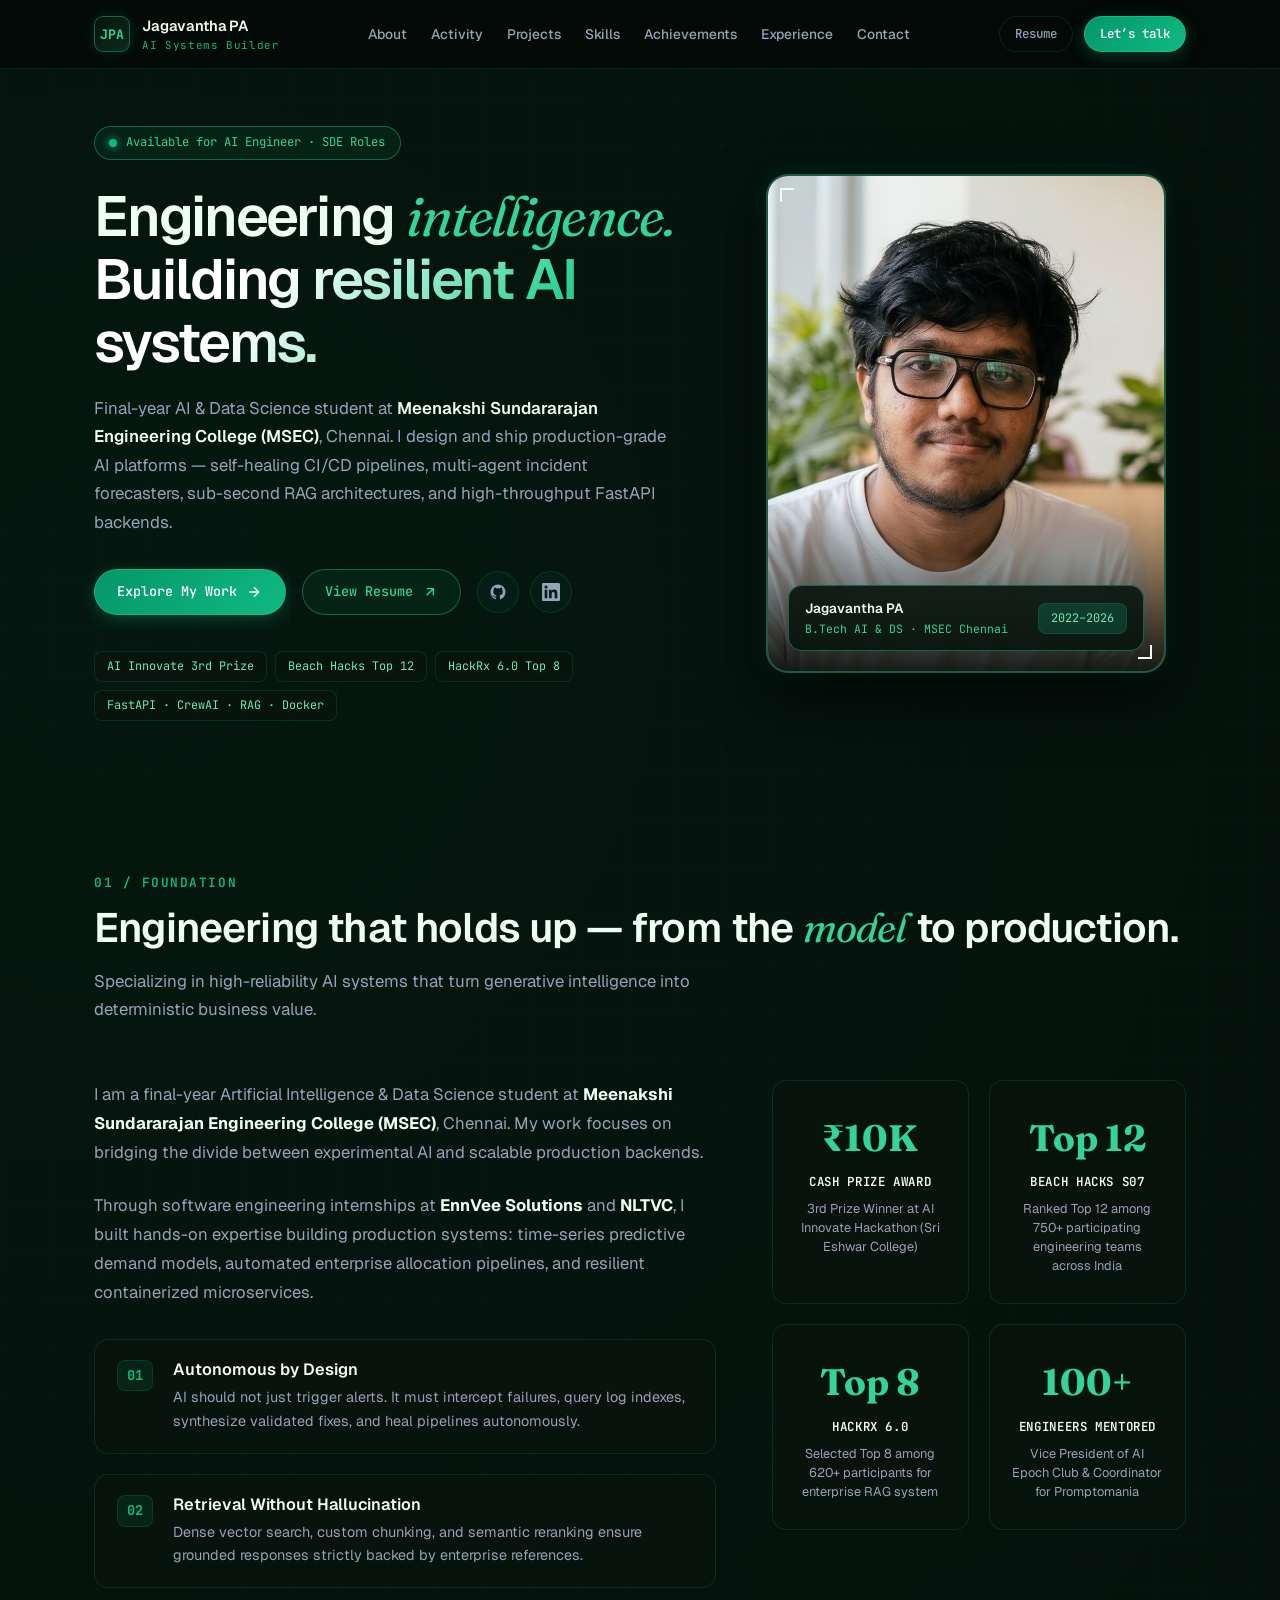
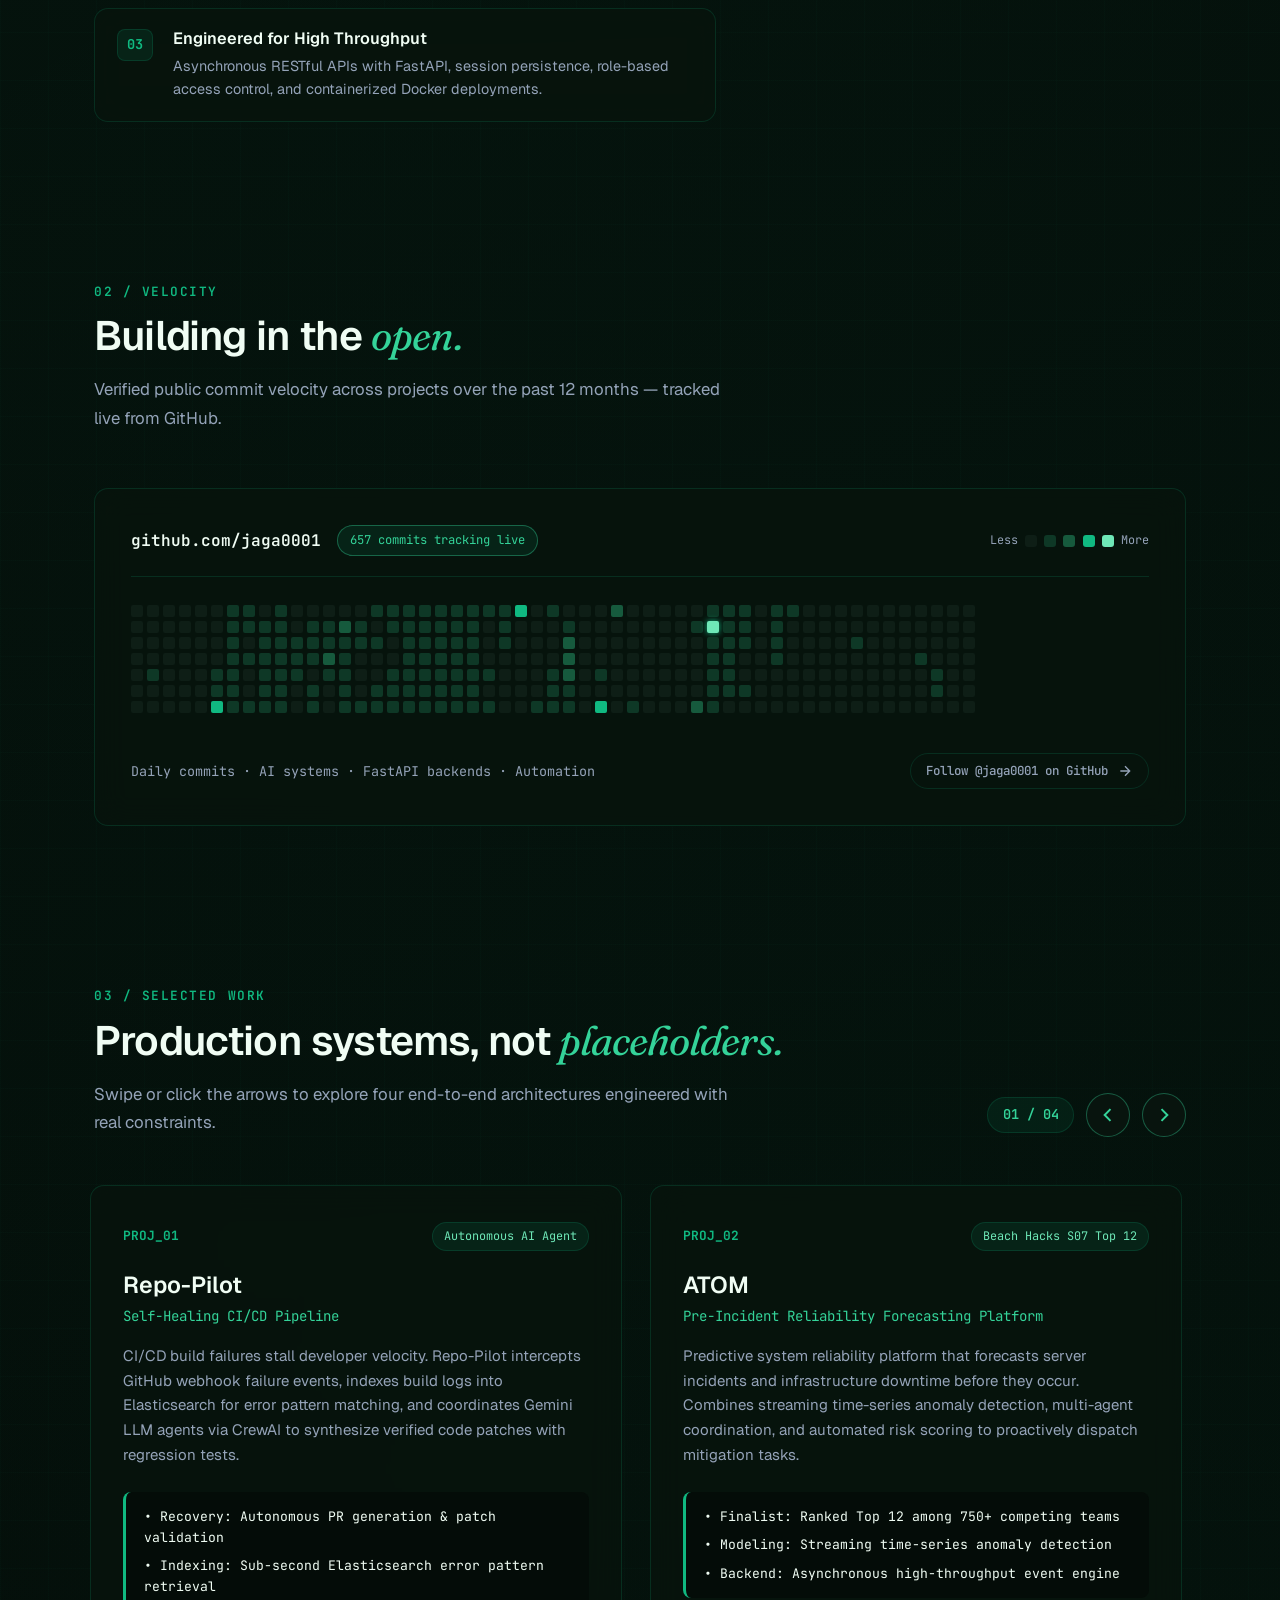
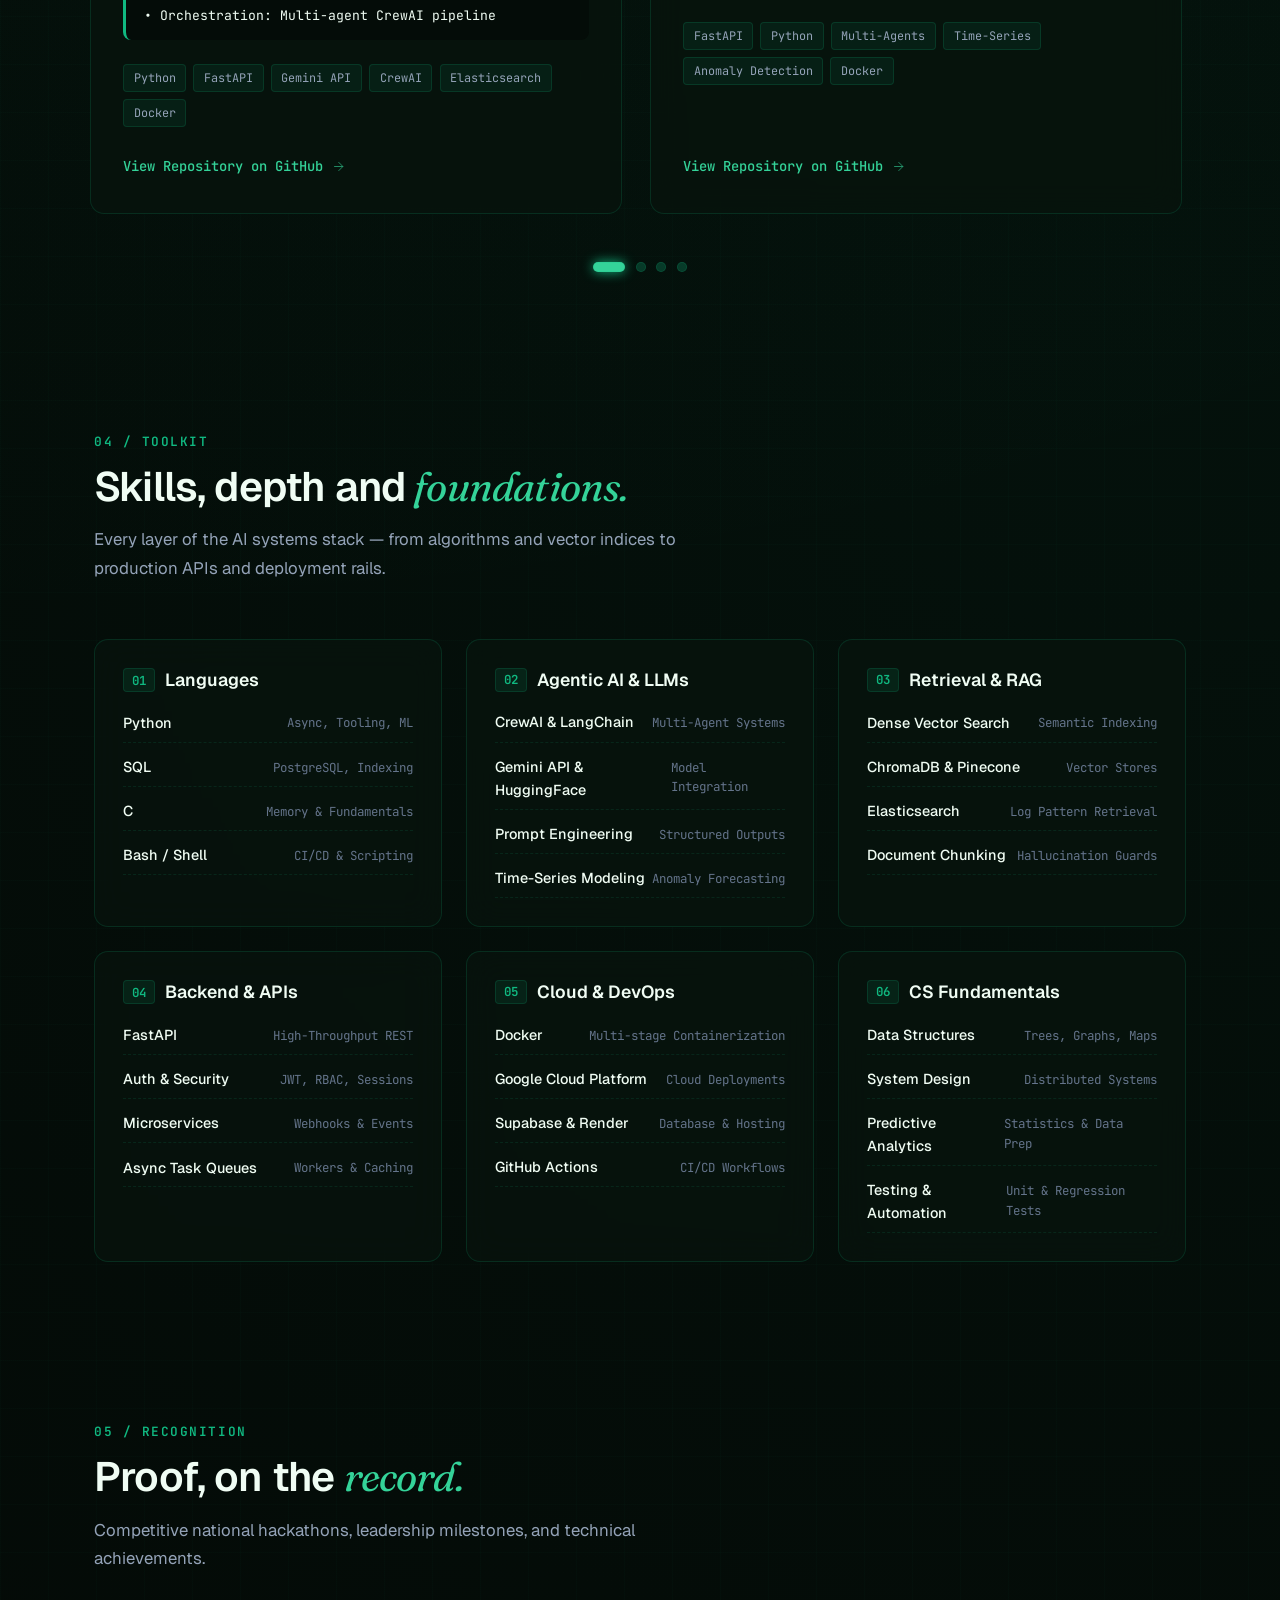
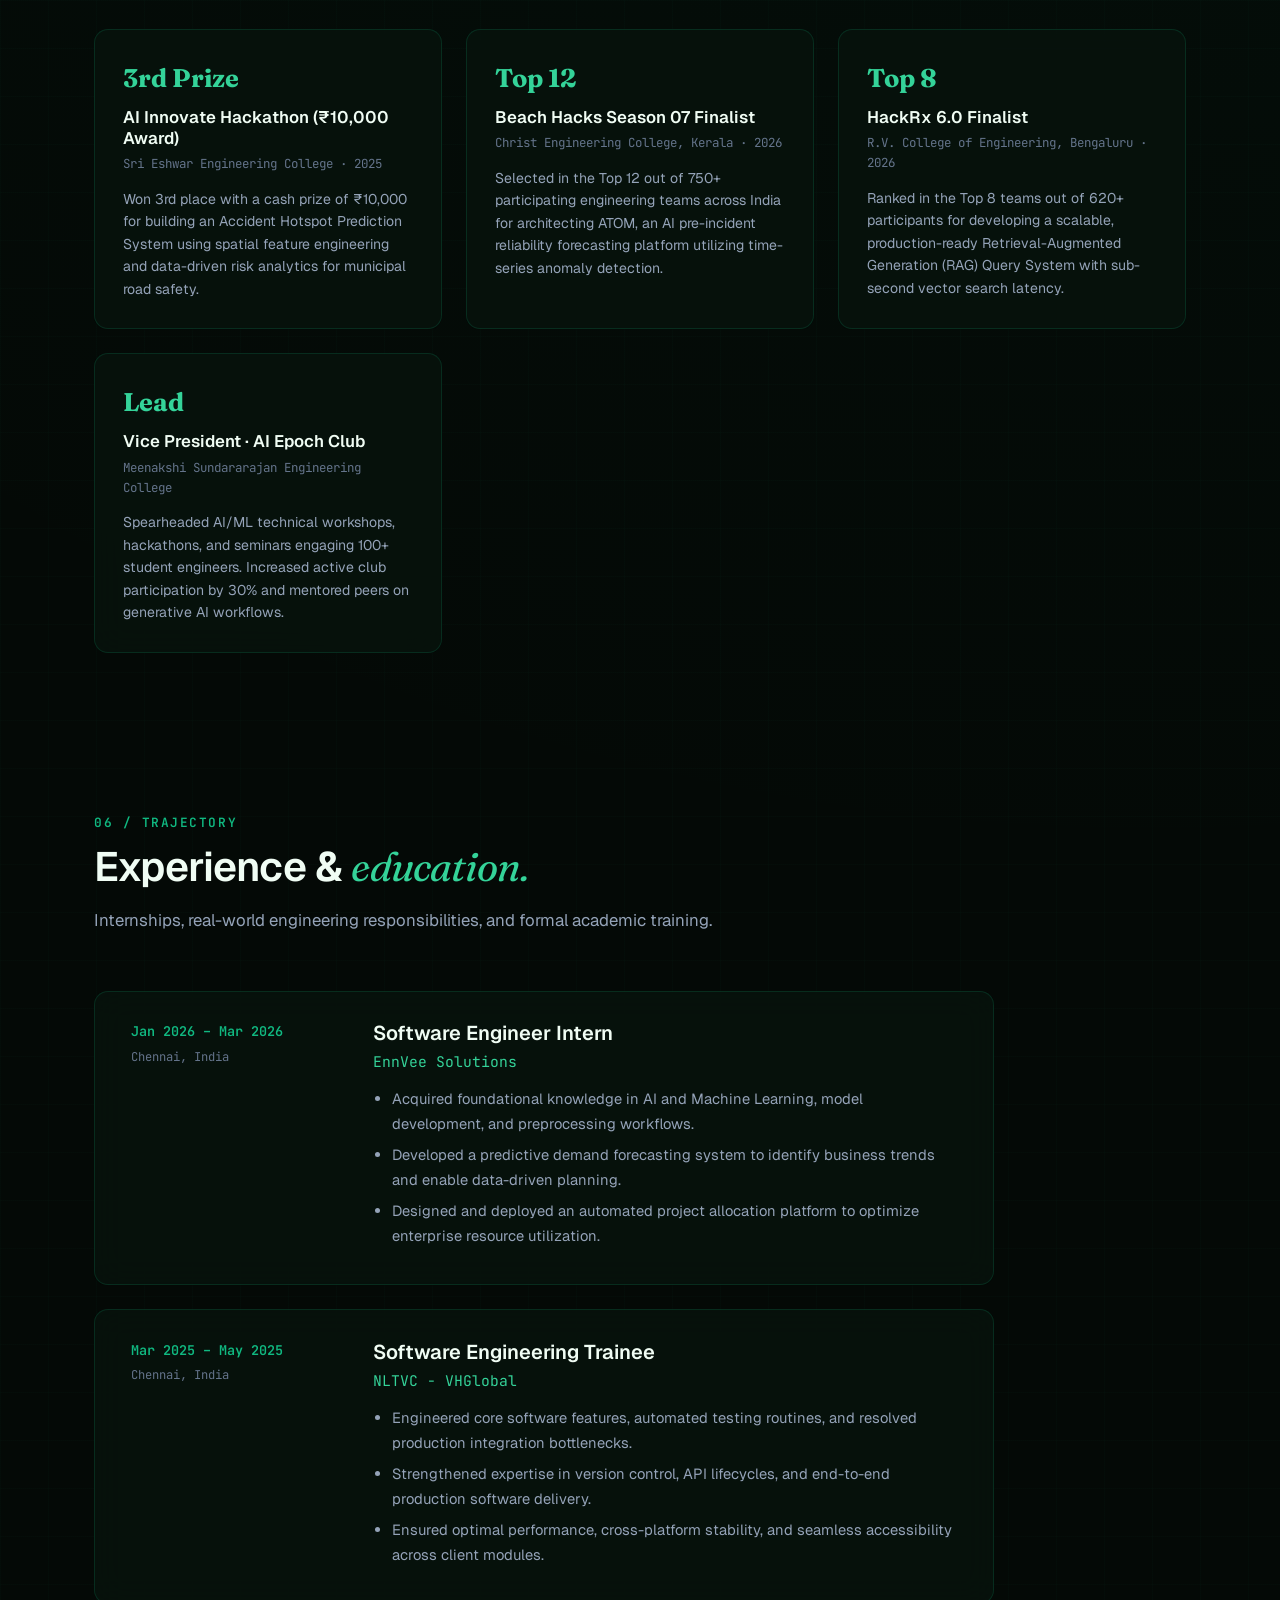
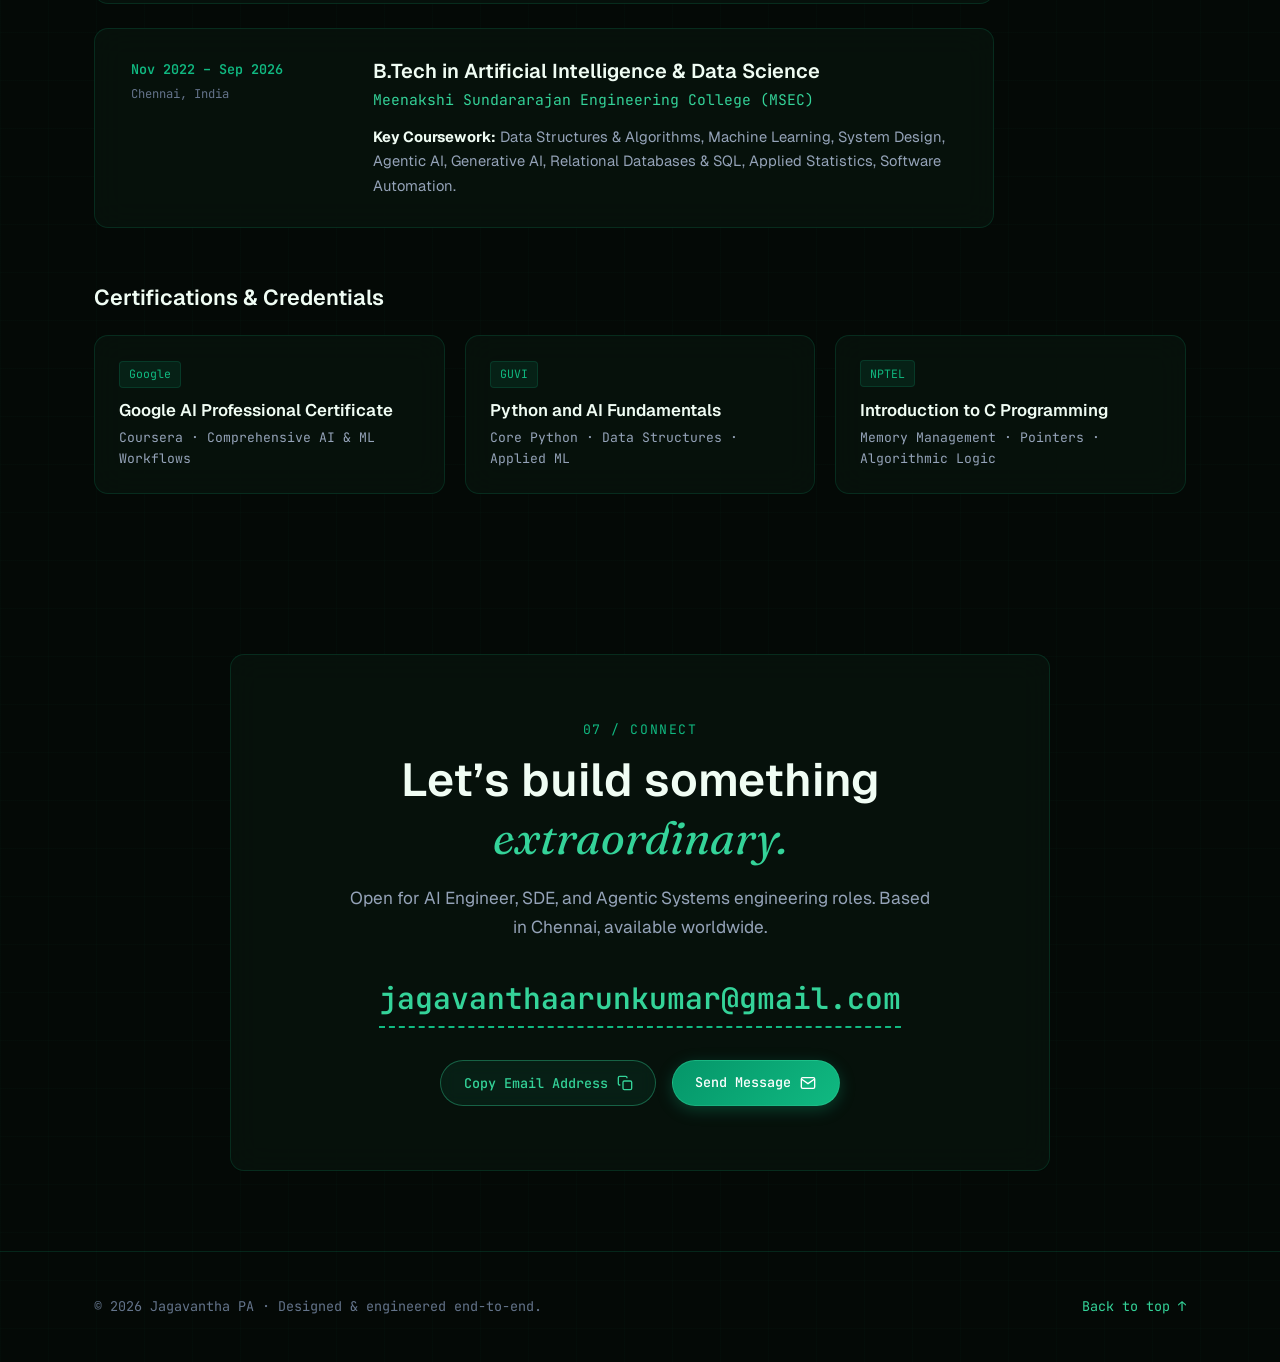
<file: site/index.html>
<!doctype html>
<html lang="en">
<head>
  <meta charset="utf-8">
  <meta name="viewport" content="width=device-width, initial-scale=1, viewport-fit=cover">
  <title>Jagavantha PA — AI Engineer &amp; AI Systems Builder</title>
  <meta name="description" content="Jagavantha PA — Final-year B.Tech AI &amp; Data Science at Meenakshi Sundararajan Engineering College (MSEC), Chennai. Building autonomous LLM agents, RAG pipelines, predictive time-series systems, and scalable FastAPI backends.">
  <meta name="author" content="Jagavantha PA">
  <meta name="theme-color" content="#040906">
  <link rel="canonical" href="https://jaga0001.github.io/Jaga0001/">

  <meta property="og:type" content="profile">
  <meta property="og:site_name" content="Jagavantha PA">
  <meta property="og:title" content="Jagavantha PA — AI Engineer &amp; AI Systems Builder">
  <meta property="og:description" content="Engineering intelligence. Building autonomous, resilient AI systems and scalable backends.">
  <meta property="og:url" content="https://jaga0001.github.io/Jaga0001/">
  <meta property="og:image" content="assets/img/jaga-portrait.jpg">
  <meta name="twitter:card" content="summary_large_image">
  <meta name="twitter:title" content="Jagavantha PA — AI Engineer &amp; AI Systems Builder">
  <meta name="twitter:description" content="Engineering intelligence. Building autonomous, resilient AI systems and scalable backends.">
  <meta name="twitter:image" content="assets/img/jaga-portrait.jpg">

  <link rel="icon" href="favicon.svg" type="image/svg+xml">
  <link rel="preconnect" href="https://fonts.googleapis.com">
  <link rel="preconnect" href="https://fonts.gstatic.com" crossorigin>
  <link rel="stylesheet" href="https://fonts.googleapis.com/css2?family=Fraunces:ital,opsz,wght@0,9..144,300..700;1,9..144,300..700&family=Geist:wght@300..700&family=JetBrains+Mono:wght@400;500;600&display=swap">

  <link rel="stylesheet" href="assets/css/style.css">
  <script defer src="assets/js/main.js"></script>

  <script type="application/ld+json">
  {
    "@context": "https://schema.org",
    "@type": "Person",
    "name": "Jagavantha PA",
    "jobTitle": "AI Engineer & AI Systems Builder",
    "email": "mailto:jagavanthaarunkumar@gmail.com",
    "url": "https://jaga0001.github.io/Jaga0001/",
    "image": "https://jaga0001.github.io/Jaga0001/assets/img/jaga-portrait.jpg",
    "alumniOf": { "@type": "CollegeOrUniversity", "name": "Meenakshi Sundararajan Engineering College" },
    "sameAs": [
      "https://github.com/jaga0001",
      "https://www.linkedin.com/in/jaga0001/"
    ]
  }
  </script>
</head>
<body>

  <!-- Top Fixed Navigation -->
  <header class="header">
    <div class="container header__inner">
      <a class="brand" href="#top" aria-label="Jagavantha PA">
        <div class="brand__logo">JPA</div>
        <div class="brand__text">
          <span class="brand__name">Jagavantha PA</span>
          <span class="brand__tag">AI Systems Builder</span>
        </div>
      </a>

      <nav class="nav" aria-label="Main Navigation">
        <ul class="nav__list">
          <li><a class="nav__link active" href="#about">About</a></li>
          <li><a class="nav__link" href="#activity">Activity</a></li>
          <li><a class="nav__link" href="#projects">Projects</a></li>
          <li><a class="nav__link" href="#skills">Skills</a></li>
          <li><a class="nav__link" href="#achievements">Achievements</a></li>
          <li><a class="nav__link" href="#experience">Experience</a></li>
          <li><a class="nav__link" href="#contact">Contact</a></li>
        </ul>
      </nav>

      <div class="header__actions">
        <a class="btn btn--small btn--ghost" href="resume.html">Resume</a>
        <a class="btn btn--small btn--primary" href="#contact">Let&rsquo;s talk</a>
        <button class="burger" type="button" aria-label="Toggle navigation" aria-expanded="false">
          <svg viewBox="0 0 24 24" fill="none" stroke="currentColor" stroke-width="2" stroke-linecap="round"><line x1="3" y1="12" x2="21" y2="12"></line><line x1="3" y1="6" x2="21" y2="6"></line><line x1="3" y1="18" x2="21" y2="18"></line></svg>
        </button>
      </div>
    </div>

    <!-- Mobile Drawer -->
    <div class="mobile-nav">
      <a class="nav__link" href="#about">About</a>
      <a class="nav__link" href="#activity">Activity</a>
      <a class="nav__link" href="#projects">Projects</a>
      <a class="nav__link" href="#skills">Skills</a>
      <a class="nav__link" href="#achievements">Achievements</a>
      <a class="nav__link" href="#experience">Experience</a>
      <a class="nav__link" href="#contact">Contact</a>
      <div class="mobile-nav__actions">
        <a class="btn btn--primary" href="resume.html">View Full Resume</a>
        <a class="btn btn--secondary" href="mailto:jagavanthaarunkumar@gmail.com">Send Email</a>
      </div>
    </div>
  </header>

  <main id="main">
    <!-- Hero Section -->
    <section class="hero" id="top">
      <div class="container hero__grid">
        <div class="hero__content">
          <div class="badge-live">
            <span class="badge-dot"></span>
            <span>Available for AI Engineer &middot; SDE Roles</span>
          </div>

          <h1 class="hero__title">
            Engineering <em>intelligence.</em>
            <span class="hero__gradient">Building resilient AI systems.</span>
          </h1>

          <p class="hero__desc">
            Final-year AI &amp; Data Science student at <strong>Meenakshi Sundararajan Engineering College (MSEC)</strong>, Chennai.
            I design and ship production-grade AI platforms &mdash; self-healing CI/CD pipelines, multi-agent incident forecasters,
            sub-second RAG architectures, and high-throughput FastAPI backends.
          </p>

          <div class="hero__actions">
            <a class="btn btn--primary" href="#projects">
              <span>Explore My Work</span>
              <svg viewBox="0 0 24 24" fill="none" stroke="currentColor"><path d="M5 12h14M12 5l7 7-7 7"/></svg>
            </a>
            <a class="btn btn--secondary" href="resume.html">
              <span>View Resume</span>
              <svg viewBox="0 0 24 24" fill="none" stroke="currentColor"><path d="M7 17L17 7M7 7h10v10"/></svg>
            </a>

            <div class="hero__socials">
              <a class="social-pill" href="https://github.com/jaga0001" target="_blank" rel="noopener" aria-label="GitHub Profile">
                <svg viewBox="0 0 24 24" fill="currentColor"><path d="M12 2A10 10 0 0 0 8.84 21.5c.5.08.66-.23.66-.5v-1.69c-2.77.6-3.36-1.34-3.36-1.34-.46-1.16-1.11-1.47-1.11-1.47-.91-.62.07-.6.07-.6 1 .07 1.53 1.03 1.53 1.03.87 1.52 2.34 1.07 2.91.83.1-.65.35-1.09.63-1.34-2.22-.25-4.55-1.11-4.55-4.92 0-1.11.38-2 1.03-2.71-.1-.25-.45-1.29.1-2.64 0 0 .84-.27 2.75 1.02.79-.22 1.65-.33 2.5-.33.85 0 1.71.11 2.5.33 1.91-1.29 2.75-1.02 2.75-1.02.55 1.35.2 2.39.1 2.64.65.71 1.03 1.6 1.03 2.71 0 3.82-2.34 4.66-4.57 4.91.36.31.69.92.69 1.85V21c0 .27.16.59.67.5A10 10 0 0 0 12 2Z"/></svg>
              </a>
              <a class="social-pill" href="https://www.linkedin.com/in/jaga0001/" target="_blank" rel="noopener" aria-label="LinkedIn Profile">
                <svg viewBox="0 0 24 24" fill="currentColor"><path d="M20.45 20.45h-3.56v-5.57c0-1.33-.02-3.04-1.85-3.04-1.86 0-2.14 1.45-2.14 2.94v5.67H9.35V9h3.41v1.56h.05c.48-.9 1.64-1.85 3.37-1.85 3.6 0 4.27 2.37 4.27 5.46v6.28ZM5.34 7.43a2.06 2.06 0 1 1 0-4.13 2.06 2.06 0 0 1 0 4.13ZM7.12 20.45H3.56V9h3.56v11.45ZM22.22 0H1.77C.79 0 0 .77 0 1.73v20.54C0 23.23.79 24 1.77 24h20.45c.98 0 1.78-.77 1.78-1.73V1.73C24 .77 23.2 0 22.22 0Z"/></svg>
              </a>
            </div>
          </div>

          <div class="hero__chips">
            <span class="chip">AI Innovate 3rd Prize</span>
            <span class="chip">Beach Hacks Top 12</span>
            <span class="chip">HackRx 6.0 Top 8</span>
            <span class="chip">FastAPI &middot; CrewAI &middot; RAG &middot; Docker</span>
          </div>
        </div>

        <!-- Framed Portrait Card -->
        <div class="portrait-card">
          <div class="portrait-frame">
            <img src="assets/img/jaga-portrait.jpg" alt="Portrait of Jagavantha PA" width="640" height="800">
            <div class="portrait-overlay"></div>
            <span class="portrait-corner portrait-corner--tl"></span>
            <span class="portrait-corner portrait-corner--br"></span>
            <div class="portrait-badge">
              <div>
                <div class="portrait-badge__title">Jagavantha PA</div>
                <div class="portrait-badge__sub">B.Tech AI &amp; DS &middot; MSEC Chennai</div>
              </div>
              <span class="chip" style="margin:0; background:rgba(16,185,129,0.2);">2022&ndash;2026</span>
            </div>
          </div>
        </div>
      </div>
    </section>

    <!-- 01 / About Section -->
    <section class="section" id="about">
      <div class="container">
        <div class="section__head">
          <span class="section__tag">01 / Foundation</span>
          <h2 class="section__title">Engineering that holds up &mdash; from the <em>model</em> to production.</h2>
          <p class="section__lede">
            Specializing in high-reliability AI systems that turn generative intelligence into deterministic business value.
          </p>
        </div>

        <div class="about__grid">
          <div class="about__text">
            <p>
              I am a final-year Artificial Intelligence &amp; Data Science student at
              <strong>Meenakshi Sundararajan Engineering College (MSEC)</strong>, Chennai.
              My work focuses on bridging the divide between experimental AI and scalable production backends.
            </p>
            <p>
              Through software engineering internships at <strong>EnnVee Solutions</strong> and <strong>NLTVC</strong>,
              I built hands-on expertise building production systems: time-series predictive demand models,
              automated enterprise allocation pipelines, and resilient containerized microservices.
            </p>

            <div class="about__principles">
              <div class="principle-card glass-card">
                <span class="principle-num">01</span>
                <div class="principle-content">
                  <h4>Autonomous by Design</h4>
                  <p>AI should not just trigger alerts. It must intercept failures, query log indexes, synthesize validated fixes, and heal pipelines autonomously.</p>
                </div>
              </div>

              <div class="principle-card glass-card">
                <span class="principle-num">02</span>
                <div class="principle-content">
                  <h4>Retrieval Without Hallucination</h4>
                  <p>Dense vector search, custom chunking, and semantic reranking ensure grounded responses strictly backed by enterprise references.</p>
                </div>
              </div>

              <div class="principle-card glass-card">
                <span class="principle-num">03</span>
                <div class="principle-content">
                  <h4>Engineered for High Throughput</h4>
                  <p>Asynchronous RESTful APIs with FastAPI, session persistence, role-based access control, and containerized Docker deployments.</p>
                </div>
              </div>
            </div>
          </div>

          <div class="about__stats-grid">
            <div class="stat-box glass-card">
              <div class="stat-val">&#8377;10K</div>
              <div class="stat-label">Cash Prize Award</div>
              <p class="stat-sub">3rd Prize Winner at AI Innovate Hackathon (Sri Eshwar College)</p>
            </div>

            <div class="stat-box glass-card">
              <div class="stat-val">Top 12</div>
              <div class="stat-label">Beach Hacks S07</div>
              <p class="stat-sub">Ranked Top 12 among 750+ participating engineering teams across India</p>
            </div>

            <div class="stat-box glass-card">
              <div class="stat-val">Top 8</div>
              <div class="stat-label">HackRx 6.0</div>
              <p class="stat-sub">Selected Top 8 among 620+ participants for enterprise RAG system</p>
            </div>

            <div class="stat-box glass-card">
              <div class="stat-val">100+</div>
              <div class="stat-label">Engineers Mentored</div>
              <p class="stat-sub">Vice President of AI Epoch Club &amp; Coordinator for Promptomania</p>
            </div>
          </div>
        </div>
      </div>
    </section>

    <!-- 02 / Activity Velocity Section -->
    <section class="section" id="activity">
      <div class="container">
        <div class="section__head">
          <span class="section__tag">02 / Velocity</span>
          <h2 class="section__title">Building in the <em>open.</em></h2>
          <p class="section__lede">
            Verified public commit velocity across projects over the past 12 months &mdash; tracked live from GitHub.
          </p>
        </div>

        <div class="activity-card glass-card">
          <div class="activity-header">
            <div class="activity-meta">
              <span class="mono" style="font-weight:600; color:var(--text-main);">github.com/jaga0001</span>
              <span class="activity-badge" data-total-commits>1,064 commits tracking live</span>
            </div>
            <div class="activity-legend">
              <span>Less</span>
              <i style="background:#0e1e16;"></i>
              <i style="background:#0e3826;"></i>
              <i style="background:#165a3d;"></i>
              <i style="background:#10b981;"></i>
              <i style="background:#6ee7b7;"></i>
              <span>More</span>
            </div>
          </div>

          <div class="calendar-scroll">
            <div class="calendar-grid">
              <!-- Dynamically populated from data/contributions.json -->
            </div>
          </div>

          <div class="activity-footer">
            <span class="mono text-muted">Daily commits &middot; AI systems &middot; FastAPI backends &middot; Automation</span>
            <a class="btn btn--small btn--ghost" href="https://github.com/jaga0001" target="_blank" rel="noopener">
              <span>Follow @jaga0001 on GitHub</span>
              <svg viewBox="0 0 24 24" fill="none" stroke="currentColor"><path d="M5 12h14M12 5l7 7-7 7"/></svg>
            </a>
          </div>
        </div>
      </div>
    </section>

    <!-- 03 / Selected Projects Carousel -->
    <section class="section" id="projects">
      <div class="container">
        <div class="projects-header-wrap">
          <div>
            <span class="section__tag">03 / Selected Work</span>
            <h2 class="section__title">Production systems, not <em>placeholders.</em></h2>
            <p class="section__lede">
              Swipe or click the arrows to explore four end-to-end architectures engineered with real constraints.
            </p>
          </div>

          <div class="carousel-controls">
            <span class="carousel-counter" data-carousel-counter>01 / 04</span>
            <button class="carousel-btn" type="button" data-carousel-prev aria-label="Previous project">
              <svg viewBox="0 0 24 24" fill="none" stroke="currentColor"><path d="M15 19l-7-7 7-7"/></svg>
            </button>
            <button class="carousel-btn" type="button" data-carousel-next aria-label="Next project">
              <svg viewBox="0 0 24 24" fill="none" stroke="currentColor"><path d="M9 5l7 7-7 7"/></svg>
            </button>
          </div>
        </div>

        <div class="carousel-wrapper">
          <div class="carousel-track" data-carousel-track>
            <!-- Project 1: Repo-Pilot -->
            <article class="project-card carousel-card glass-card">
              <div>
                <div class="project-meta">
                  <span class="project-num">PROJ_01</span>
                  <span class="project-tag">Autonomous AI Agent</span>
                </div>
                <h3 class="project-title">Repo-Pilot</h3>
                <p class="project-subtitle">Self-Healing CI/CD Pipeline</p>
                <p class="project-desc">
                  CI/CD build failures stall developer velocity. Repo-Pilot intercepts GitHub webhook failure events,
                  indexes build logs into Elasticsearch for error pattern matching, and coordinates Gemini LLM agents
                  via CrewAI to synthesize verified code patches with regression tests.
                </p>
                <div class="project-highlights">
                  <span>&bull; Recovery: Autonomous PR generation &amp; patch validation</span>
                  <span>&bull; Indexing: Sub-second Elasticsearch error pattern retrieval</span>
                  <span>&bull; Orchestration: Multi-agent CrewAI pipeline</span>
                </div>
                <div class="project-tech">
                  <span class="tech-tag">Python</span>
                  <span class="tech-tag">FastAPI</span>
                  <span class="tech-tag">Gemini API</span>
                  <span class="tech-tag">CrewAI</span>
                  <span class="tech-tag">Elasticsearch</span>
                  <span class="tech-tag">Docker</span>
                </div>
              </div>
              <a class="project-link" href="https://github.com/jaga0001/Repo-Pilot" target="_blank" rel="noopener">
                <span>View Repository on GitHub</span>
                <svg viewBox="0 0 24 24" fill="none" stroke="currentColor"><path d="M5 12h14M12 5l7 7-7 7"/></svg>
              </a>
            </article>

            <!-- Project 2: ATOM -->
            <article class="project-card carousel-card glass-card">
              <div>
                <div class="project-meta">
                  <span class="project-num">PROJ_02</span>
                  <span class="project-tag">Beach Hacks S07 Top 12</span>
                </div>
                <h3 class="project-title">ATOM</h3>
                <p class="project-subtitle">Pre-Incident Reliability Forecasting Platform</p>
                <p class="project-desc">
                  Predictive system reliability platform that forecasts server incidents and infrastructure downtime before they occur.
                  Combines streaming time-series anomaly detection, multi-agent coordination, and automated risk scoring to proactively dispatch mitigation tasks.
                </p>
                <div class="project-highlights">
                  <span>&bull; Finalist: Ranked Top 12 among 750+ competing teams</span>
                  <span>&bull; Modeling: Streaming time-series anomaly detection</span>
                  <span>&bull; Backend: Asynchronous high-throughput event engine</span>
                </div>
                <div class="project-tech">
                  <span class="tech-tag">FastAPI</span>
                  <span class="tech-tag">Python</span>
                  <span class="tech-tag">Multi-Agents</span>
                  <span class="tech-tag">Time-Series</span>
                  <span class="tech-tag">Anomaly Detection</span>
                  <span class="tech-tag">Docker</span>
                </div>
              </div>
              <a class="project-link" href="https://github.com/jaga0001/ATOM" target="_blank" rel="noopener">
                <span>View Repository on GitHub</span>
                <svg viewBox="0 0 24 24" fill="none" stroke="currentColor"><path d="M5 12h14M12 5l7 7-7 7"/></svg>
              </a>
            </article>

            <!-- Project 3: RAG Query System -->
            <article class="project-card carousel-card glass-card">
              <div>
                <div class="project-meta">
                  <span class="project-num">PROJ_03</span>
                  <span class="project-tag">HackRx 6.0 Top 8</span>
                </div>
                <h3 class="project-title">RAG Query System</h3>
                <p class="project-subtitle">Enterprise Semantic Retrieval Platform</p>
                <p class="project-desc">
                  High-precision semantic search and document retrieval engine built on custom chunking strategies, dense vector embeddings,
                  and LangChain. Delivers sub-second, context-aware answers from massive unstructured documentation sets with strict hallucination guards.
                </p>
                <div class="project-highlights">
                  <span>&bull; Hackathon: Top 8 finalist out of 620+ participants</span>
                  <span>&bull; Latency: Sub-500ms vector search response time</span>
                  <span>&bull; Accuracy: Hybrid dense embedding reranking</span>
                </div>
                <div class="project-tech">
                  <span class="tech-tag">Python</span>
                  <span class="tech-tag">LangChain</span>
                  <span class="tech-tag">FastAPI</span>
                  <span class="tech-tag">ChromaDB</span>
                  <span class="tech-tag">Pinecone</span>
                  <span class="tech-tag">Vector Search</span>
                </div>
              </div>
              <a class="project-link" href="https://github.com/jaga0001" target="_blank" rel="noopener">
                <span>View Repository on GitHub</span>
                <svg viewBox="0 0 24 24" fill="none" stroke="currentColor"><path d="M5 12h14M12 5l7 7-7 7"/></svg>
              </a>
            </article>

            <!-- Project 4: Accident Hotspot Prediction -->
            <article class="project-card carousel-card glass-card">
              <div>
                <div class="project-meta">
                  <span class="project-num">PROJ_04</span>
                  <span class="project-tag">AI Innovate 3rd Prize</span>
                </div>
                <h3 class="project-title">Accident Hotspot System</h3>
                <p class="project-subtitle">Spatial ML &amp; Safety Analytics</p>
                <p class="project-desc">
                  Data-driven machine learning system ingesting historical accident data, spatial density metrics, and road geometry
                  to forecast high-risk incident hotspots, providing urban planners and emergency teams with actionable preventative safety data.
                </p>
                <div class="project-highlights">
                  <span>&bull; Award: 3rd Prize Winner with &#8377;10,000 cash prize</span>
                  <span>&bull; Features: Spatial density clustering &amp; road geometry</span>
                  <span>&bull; Analytics: Proactive municipal road safety forecasts</span>
                </div>
                <div class="project-tech">
                  <span class="tech-tag">Python</span>
                  <span class="tech-tag">Scikit-learn</span>
                  <span class="tech-tag">Spatial ML</span>
                  <span class="tech-tag">Feature Engineering</span>
                  <span class="tech-tag">Analytics</span>
                </div>
              </div>
              <a class="project-link" href="https://github.com/jaga0001" target="_blank" rel="noopener">
                <span>View Repository on GitHub</span>
                <svg viewBox="0 0 24 24" fill="none" stroke="currentColor"><path d="M5 12h14M12 5l7 7-7 7"/></svg>
              </a>
            </article>
          </div>

          <div class="carousel-pagination" data-carousel-dots aria-label="Project carousel pagination">
            <button class="carousel-dot active" type="button" data-index="0" aria-label="Go to slide 1"></button>
            <button class="carousel-dot" type="button" data-index="1" aria-label="Go to slide 2"></button>
            <button class="carousel-dot" type="button" data-index="2" aria-label="Go to slide 3"></button>
            <button class="carousel-dot" type="button" data-index="3" aria-label="Go to slide 4"></button>
          </div>
        </div>
      </div>
    </section>

    <!-- 04 / Technical Toolkit -->
    <section class="section" id="skills">
      <div class="container">
        <div class="section__head">
          <span class="section__tag">04 / Toolkit</span>
          <h2 class="section__title">Skills, depth and <em>foundations.</em></h2>
          <p class="section__lede">
            Every layer of the AI systems stack &mdash; from algorithms and vector indices to production APIs and deployment rails.
          </p>
        </div>

        <div class="skills__grid">
          <div class="skill-card glass-card">
            <h3 class="skill-card__title"><span>01</span> Languages</h3>
            <div class="skill-list">
              <div class="skill-item">
                <span class="skill-name">Python</span>
                <span class="skill-sub">Async, Tooling, ML</span>
              </div>
              <div class="skill-item">
                <span class="skill-name">SQL</span>
                <span class="skill-sub">PostgreSQL, Indexing</span>
              </div>
              <div class="skill-item">
                <span class="skill-name">C</span>
                <span class="skill-sub">Memory &amp; Fundamentals</span>
              </div>
              <div class="skill-item">
                <span class="skill-name">Bash / Shell</span>
                <span class="skill-sub">CI/CD &amp; Scripting</span>
              </div>
            </div>
          </div>

          <div class="skill-card glass-card">
            <h3 class="skill-card__title"><span>02</span> Agentic AI &amp; LLMs</h3>
            <div class="skill-list">
              <div class="skill-item">
                <span class="skill-name">CrewAI &amp; LangChain</span>
                <span class="skill-sub">Multi-Agent Systems</span>
              </div>
              <div class="skill-item">
                <span class="skill-name">Gemini API &amp; HuggingFace</span>
                <span class="skill-sub">Model Integration</span>
              </div>
              <div class="skill-item">
                <span class="skill-name">Prompt Engineering</span>
                <span class="skill-sub">Structured Outputs</span>
              </div>
              <div class="skill-item">
                <span class="skill-name">Time-Series Modeling</span>
                <span class="skill-sub">Anomaly Forecasting</span>
              </div>
            </div>
          </div>

          <div class="skill-card glass-card">
            <h3 class="skill-card__title"><span>03</span> Retrieval &amp; RAG</h3>
            <div class="skill-list">
              <div class="skill-item">
                <span class="skill-name">Dense Vector Search</span>
                <span class="skill-sub">Semantic Indexing</span>
              </div>
              <div class="skill-item">
                <span class="skill-name">ChromaDB &amp; Pinecone</span>
                <span class="skill-sub">Vector Stores</span>
              </div>
              <div class="skill-item">
                <span class="skill-name">Elasticsearch</span>
                <span class="skill-sub">Log Pattern Retrieval</span>
              </div>
              <div class="skill-item">
                <span class="skill-name">Document Chunking</span>
                <span class="skill-sub">Hallucination Guards</span>
              </div>
            </div>
          </div>

          <div class="skill-card glass-card">
            <h3 class="skill-card__title"><span>04</span> Backend &amp; APIs</h3>
            <div class="skill-list">
              <div class="skill-item">
                <span class="skill-name">FastAPI</span>
                <span class="skill-sub">High-Throughput REST</span>
              </div>
              <div class="skill-item">
                <span class="skill-name">Auth &amp; Security</span>
                <span class="skill-sub">JWT, RBAC, Sessions</span>
              </div>
              <div class="skill-item">
                <span class="skill-name">Microservices</span>
                <span class="skill-sub">Webhooks &amp; Events</span>
              </div>
              <div class="skill-item">
                <span class="skill-name">Async Task Queues</span>
                <span class="skill-sub">Workers &amp; Caching</span>
              </div>
            </div>
          </div>

          <div class="skill-card glass-card">
            <h3 class="skill-card__title"><span>05</span> Cloud &amp; DevOps</h3>
            <div class="skill-list">
              <div class="skill-item">
                <span class="skill-name">Docker</span>
                <span class="skill-sub">Multi-stage Containerization</span>
              </div>
              <div class="skill-item">
                <span class="skill-name">Google Cloud Platform</span>
                <span class="skill-sub">Cloud Deployments</span>
              </div>
              <div class="skill-item">
                <span class="skill-name">Supabase &amp; Render</span>
                <span class="skill-sub">Database &amp; Hosting</span>
              </div>
              <div class="skill-item">
                <span class="skill-name">GitHub Actions</span>
                <span class="skill-sub">CI/CD Workflows</span>
              </div>
            </div>
          </div>

          <div class="skill-card glass-card">
            <h3 class="skill-card__title"><span>06</span> CS Fundamentals</h3>
            <div class="skill-list">
              <div class="skill-item">
                <span class="skill-name">Data Structures</span>
                <span class="skill-sub">Trees, Graphs, Maps</span>
              </div>
              <div class="skill-item">
                <span class="skill-name">System Design</span>
                <span class="skill-sub">Distributed Systems</span>
              </div>
              <div class="skill-item">
                <span class="skill-name">Predictive Analytics</span>
                <span class="skill-sub">Statistics &amp; Data Prep</span>
              </div>
              <div class="skill-item">
                <span class="skill-name">Testing &amp; Automation</span>
                <span class="skill-sub">Unit &amp; Regression Tests</span>
              </div>
            </div>
          </div>
        </div>
      </div>
    </section>

    <!-- 05 / Achievements & Recognition -->
    <section class="section" id="achievements">
      <div class="container">
        <div class="section__head">
          <span class="section__tag">05 / Recognition</span>
          <h2 class="section__title">Proof, on the <em>record.</em></h2>
          <p class="section__lede">
            Competitive national hackathons, leadership milestones, and technical achievements.
          </p>
        </div>

        <div class="awards__grid">
          <div class="award-card glass-card">
            <div>
              <div class="award-rank">3rd Prize</div>
              <h3 class="award-title">AI Innovate Hackathon (&#8377;10,000 Award)</h3>
              <p class="award-org">Sri Eshwar Engineering College &middot; 2025</p>
              <p class="award-desc">
                Won 3rd place with a cash prize of &#8377;10,000 for building an Accident Hotspot Prediction System
                using spatial feature engineering and data-driven risk analytics for municipal road safety.
              </p>
            </div>
          </div>

          <div class="award-card glass-card">
            <div>
              <div class="award-rank">Top 12</div>
              <h3 class="award-title">Beach Hacks Season 07 Finalist</h3>
              <p class="award-org">Christ Engineering College, Kerala &middot; 2026</p>
              <p class="award-desc">
                Selected in the Top 12 out of 750+ participating engineering teams across India for architecting ATOM,
                an AI pre-incident reliability forecasting platform utilizing time-series anomaly detection.
              </p>
            </div>
          </div>

          <div class="award-card glass-card">
            <div>
              <div class="award-rank">Top 8</div>
              <h3 class="award-title">HackRx 6.0 Finalist</h3>
              <p class="award-org">R.V. College of Engineering, Bengaluru &middot; 2026</p>
              <p class="award-desc">
                Ranked in the Top 8 teams out of 620+ participants for developing a scalable, production-ready
                Retrieval-Augmented Generation (RAG) Query System with sub-second vector search latency.
              </p>
            </div>
          </div>

          <div class="award-card glass-card">
            <div>
              <div class="award-rank">Lead</div>
              <h3 class="award-title">Vice President &middot; AI Epoch Club</h3>
              <p class="award-org">Meenakshi Sundararajan Engineering College</p>
              <p class="award-desc">
                Spearheaded AI/ML technical workshops, hackathons, and seminars engaging 100+ student engineers.
                Increased active club participation by 30% and mentored peers on generative AI workflows.
              </p>
            </div>
          </div>
        </div>
      </div>
    </section>

    <!-- 06 / Experience & Education -->
    <section class="section" id="experience">
      <div class="container">
        <div class="section__head">
          <span class="section__tag">06 / Trajectory</span>
          <h2 class="section__title">Experience &amp; <em>education.</em></h2>
          <p class="section__lede">
            Internships, real-world engineering responsibilities, and formal academic training.
          </p>
        </div>

        <div class="timeline">
          <!-- Experience 1 -->
          <article class="timeline-item glass-card">
            <div class="timeline-meta">
              <span class="timeline-date">Jan 2026 &ndash; Mar 2026</span>
              <span class="timeline-loc">Chennai, India</span>
            </div>
            <div>
              <h3 class="timeline-role">Software Engineer Intern</h3>
              <p class="timeline-org">EnnVee Solutions</p>
              <ul class="timeline-bullets">
                <li>Acquired foundational knowledge in AI and Machine Learning, model development, and preprocessing workflows.</li>
                <li>Developed a predictive demand forecasting system to identify business trends and enable data-driven planning.</li>
                <li>Designed and deployed an automated project allocation platform to optimize enterprise resource utilization.</li>
              </ul>
            </div>
          </article>

          <!-- Experience 2 -->
          <article class="timeline-item glass-card">
            <div class="timeline-meta">
              <span class="timeline-date">Mar 2025 &ndash; May 2025</span>
              <span class="timeline-loc">Chennai, India</span>
            </div>
            <div>
              <h3 class="timeline-role">Software Engineering Trainee</h3>
              <p class="timeline-org">NLTVC - VHGlobal</p>
              <ul class="timeline-bullets">
                <li>Engineered core software features, automated testing routines, and resolved production integration bottlenecks.</li>
                <li>Strengthened expertise in version control, API lifecycles, and end-to-end production software delivery.</li>
                <li>Ensured optimal performance, cross-platform stability, and seamless accessibility across client modules.</li>
              </ul>
            </div>
          </article>

          <!-- Education -->
          <article class="timeline-item glass-card">
            <div class="timeline-meta">
              <span class="timeline-date">Nov 2022 &ndash; Sep 2026</span>
              <span class="timeline-loc">Chennai, India</span>
            </div>
            <div>
              <h3 class="timeline-role">B.Tech in Artificial Intelligence &amp; Data Science</h3>
              <p class="timeline-org">Meenakshi Sundararajan Engineering College (MSEC)</p>
              <p class="text-muted" style="font-size:0.92rem; line-height:1.65;">
                <strong style="color:var(--text-main);">Key Coursework:</strong> Data Structures &amp; Algorithms, Machine Learning, System Design,
                Agentic AI, Generative AI, Relational Databases &amp; SQL, Applied Statistics, Software Automation.
              </p>
            </div>
          </article>
        </div>

        <!-- Certifications -->
        <div class="certs-section">
          <h3 class="certs-title">Certifications &amp; Credentials</h3>
          <div class="certs-grid">
            <div class="cert-card glass-card">
              <span class="cert-badge">Google</span>
              <h4 class="cert-name">Google AI Professional Certificate</h4>
              <p class="cert-org">Coursera &middot; Comprehensive AI &amp; ML Workflows</p>
            </div>

            <div class="cert-card glass-card">
              <span class="cert-badge">GUVI</span>
              <h4 class="cert-name">Python and AI Fundamentals</h4>
              <p class="cert-org">Core Python &middot; Data Structures &middot; Applied ML</p>
            </div>

            <div class="cert-card glass-card">
              <span class="cert-badge">NPTEL</span>
              <h4 class="cert-name">Introduction to C Programming</h4>
              <p class="cert-org">Memory Management &middot; Pointers &middot; Algorithmic Logic</p>
            </div>
          </div>
        </div>
      </div>
    </section>

    <!-- 07 / Contact Section -->
    <section class="section" id="contact">
      <div class="container">
        <div class="contact__box glass-card">
          <span class="contact__tag">07 / Connect</span>
          <h2 class="contact__title">Let&rsquo;s build something <em>extraordinary.</em></h2>
          <p class="contact__desc">
            Open for AI Engineer, SDE, and Agentic Systems engineering roles. Based in Chennai, available worldwide.
          </p>

          <a class="contact__email" href="mailto:jagavanthaarunkumar@gmail.com">
            jagavanthaarunkumar@gmail.com
          </a>

          <div class="contact__actions">
            <button class="btn btn--secondary" type="button" data-copy-email="jagavanthaarunkumar@gmail.com">
              <span>Copy Email Address</span>
              <svg viewBox="0 0 24 24" fill="none" stroke="currentColor"><rect x="9" y="9" width="13" height="13" rx="2" ry="2"></rect><path d="M5 15H4a2 2 0 0 1-2-2V4a2 2 0 0 1 2-2h9a2 2 0 0 1 2 2v1"></path></svg>
            </button>
            <a class="btn btn--primary" href="mailto:jagavanthaarunkumar@gmail.com">
              <span>Send Message</span>
              <svg viewBox="0 0 24 24" fill="none" stroke="currentColor"><path d="M4 4h16c1.1 0 2 .9 2 2v12c0 1.1-.9 2-2 2H4c-1.1 0-2-.9-2-2V6c0-1.1.9-2 2-2z"></path><polyline points="22,6 12,13 2,6"></polyline></svg>
            </a>
          </div>
        </div>
      </div>
    </section>
  </main>

  <footer class="footer">
    <div class="container">
      <p>&copy; 2026 Jagavantha PA &middot; Designed &amp; engineered end-to-end.</p>
      <a class="text-mint" href="#top" style="display:inline-flex; align-items:center; gap:0.4rem;">
        <span>Back to top &uarr;</span>
      </a>
    </div>
  </footer>

  <div class="toast" role="status" aria-live="polite"></div>

</body>
</html>
</file>
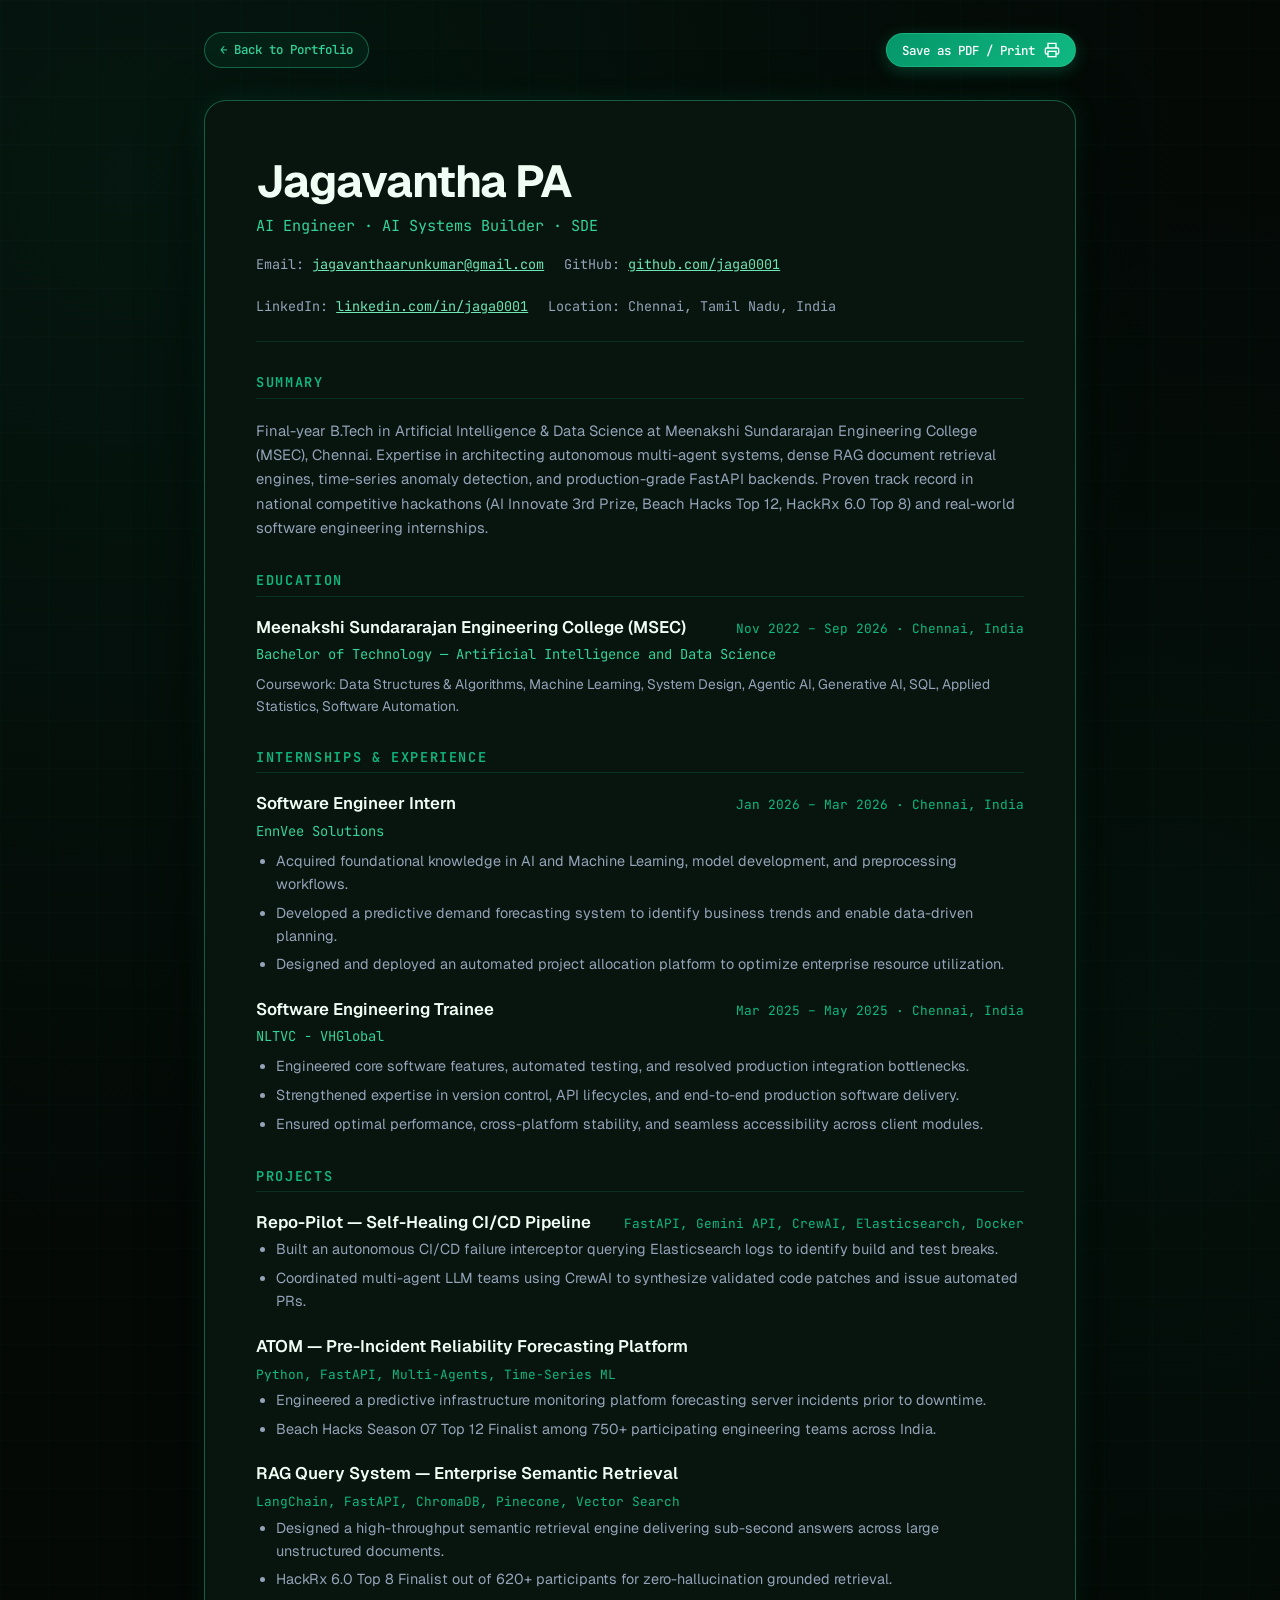
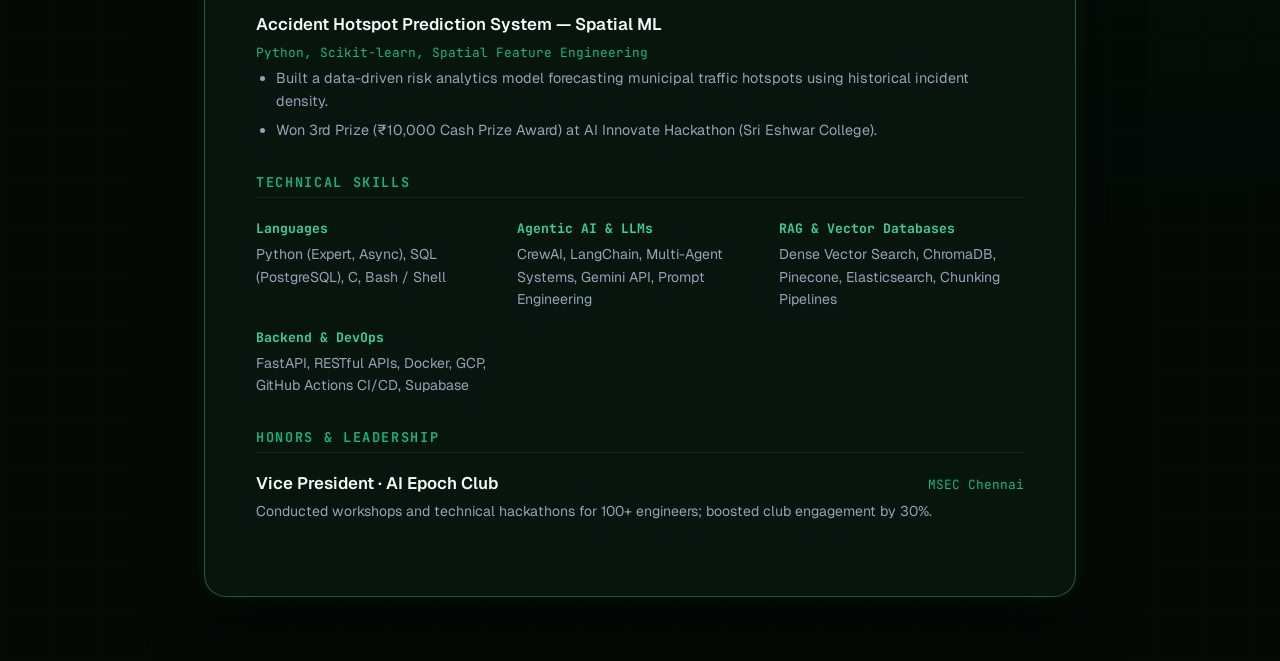
<file: site/resume.html>
<!doctype html>
<html lang="en">
<head>
  <meta charset="utf-8">
  <meta name="viewport" content="width=device-width, initial-scale=1">
  <title>Resume &mdash; Jagavantha PA</title>
  <meta name="description" content="Resume of Jagavantha PA — AI Engineer &amp; AI Systems Builder. B.Tech AI &amp; Data Science at MSEC Chennai.">
  <meta name="theme-color" content="#040906">
  <link rel="canonical" href="https://jaga0001.github.io/Jaga0001/resume.html">
  <link rel="icon" href="favicon.svg" type="image/svg+xml">
  <link rel="preconnect" href="https://fonts.googleapis.com">
  <link rel="preconnect" href="https://fonts.gstatic.com" crossorigin>
  <link rel="stylesheet" href="https://fonts.googleapis.com/css2?family=Fraunces:ital,opsz,wght@0,9..144,300..700;1,9..144,300..700&family=Geist:wght@300..700&family=JetBrains+Mono:wght@400;500;600&display=swap">
  <link rel="stylesheet" href="assets/css/style.css">

  <style>
    body {
      padding-block: 2rem 4rem;
    }
    .resume-nav {
      display: flex;
      justify-content: space-between;
      align-items: center;
      margin-bottom: 2rem;
    }
    .resume-sheet {
      background: var(--bg-card);
      border: 1px solid var(--border-strong);
      border-radius: var(--radius-lg);
      padding: clamp(1.5rem, 4vw, 3.5rem);
      box-shadow: 0 20px 60px rgba(0,0,0,0.6), var(--glow);
    }
    .r-head {
      border-bottom: 1px solid var(--border);
      padding-bottom: 1.5rem;
      margin-bottom: 2rem;
    }
    .r-title {
      font-size: clamp(2rem, 3.5vw, 2.8rem);
      font-weight: 700;
      letter-spacing: -0.02em;
      margin-bottom: 0.35rem;
    }
    .r-subtitle {
      font-family: var(--font-mono);
      color: var(--mint);
      font-size: 0.95rem;
      margin-bottom: 1rem;
    }
    .r-links {
      display: flex;
      flex-wrap: wrap;
      gap: 1.25rem;
      font-family: var(--font-mono);
      font-size: 0.84rem;
      color: var(--text-muted);
    }
    .r-links a {
      color: var(--mint-light);
      text-decoration: underline;
    }
    .r-sec {
      margin-bottom: 2rem;
    }
    .r-sec-title {
      font-family: var(--font-mono);
      font-size: 0.85rem;
      color: var(--emerald);
      text-transform: uppercase;
      letter-spacing: 0.12em;
      border-bottom: 1px solid var(--border);
      padding-bottom: 0.4rem;
      margin-bottom: 1.25rem;
    }
    .r-entry {
      margin-bottom: 1.4rem;
    }
    .r-entry-head {
      display: flex;
      justify-content: space-between;
      align-items: baseline;
      flex-wrap: wrap;
      gap: 0.5rem;
      margin-bottom: 0.25rem;
    }
    .r-entry-head h3 {
      font-size: 1.05rem;
      font-weight: 600;
      color: var(--text-main);
    }
    .r-entry-meta {
      font-family: var(--font-mono);
      font-size: 0.8rem;
      color: var(--emerald);
    }
    .r-entry-sub {
      font-family: var(--font-mono);
      font-size: 0.86rem;
      color: var(--mint);
      margin-bottom: 0.5rem;
    }
    .r-entry ul {
      list-style: disc;
      padding-left: 1.25rem;
      color: var(--text-muted);
      font-size: 0.9rem;
      line-height: 1.6;
    }
    .r-entry ul li {
      margin-bottom: 0.35rem;
    }
    .r-skills-grid {
      display: grid;
      grid-template-columns: repeat(auto-fit, minmax(240px, 1fr));
      gap: 1rem;
    }
    .r-skill-box strong {
      font-family: var(--font-mono);
      font-size: 0.82rem;
      color: var(--mint);
      display: block;
      margin-bottom: 0.25rem;
    }
    .r-skill-box p {
      font-size: 0.88rem;
      color: var(--text-muted);
    }

    @media print {
      body {
        background: #ffffff !important;
        color: #111111 !important;
        padding: 0 !important;
      }
      .resume-nav {
        display: none !important;
      }
      .resume-sheet {
        border: none !important;
        box-shadow: none !important;
        padding: 0 !important;
        background: #ffffff !important;
      }
      .r-title, h1, h2, h3, h4 {
        color: #000000 !important;
      }
      .r-subtitle, .r-sec-title, .r-entry-meta, .r-skill-box strong {
        color: #047857 !important;
      }
      .r-links, .r-links a, .r-entry ul, .r-skill-box p, .text-muted {
        color: #333333 !important;
      }
    }
  </style>
</head>
<body>
  <div class="container" style="max-width: 920px;">
    <div class="resume-nav">
      <a class="btn btn--secondary btn--small" href="index.html">&larr; Back to Portfolio</a>
      <button class="btn btn--primary btn--small" type="button" onclick="window.print()">
        <span>Save as PDF / Print</span>
        <svg viewBox="0 0 24 24" fill="none" stroke="currentColor"><polyline points="6 9 6 2 18 2 18 9"></polyline><path d="M6 18H4a2 2 0 0 1-2-2v-5a2 2 0 0 1 2-2h16a2 2 0 0 1 2 2v5a2 2 0 0 1-2 2h-2"></path><rect x="6" y="14" width="12" height="8"></rect></svg>
      </button>
    </div>

    <article class="resume-sheet">
      <header class="r-head">
        <h1 class="r-title">Jagavantha PA</h1>
        <p class="r-subtitle">AI Engineer &middot; AI Systems Builder &middot; SDE</p>
        <div class="r-links">
          <span>Email: <a href="mailto:jagavanthaarunkumar@gmail.com">jagavanthaarunkumar@gmail.com</a></span>
          <span>GitHub: <a href="https://github.com/jaga0001" target="_blank" rel="noopener">github.com/jaga0001</a></span>
          <span>LinkedIn: <a href="https://www.linkedin.com/in/jaga0001/" target="_blank" rel="noopener">linkedin.com/in/jaga0001</a></span>
          <span>Location: Chennai, Tamil Nadu, India</span>
        </div>
      </header>

      <section class="r-sec">
        <h2 class="r-sec-title">Summary</h2>
        <p style="color:var(--text-muted); font-size:0.92rem; line-height:1.65;">
          Final-year B.Tech in Artificial Intelligence &amp; Data Science at Meenakshi Sundararajan Engineering College (MSEC), Chennai.
          Expertise in architecting autonomous multi-agent systems, dense RAG document retrieval engines, time-series anomaly detection,
          and production-grade FastAPI backends. Proven track record in national competitive hackathons (AI Innovate 3rd Prize, Beach Hacks Top 12, HackRx 6.0 Top 8)
          and real-world software engineering internships.
        </p>
      </section>

      <section class="r-sec">
        <h2 class="r-sec-title">Education</h2>
        <div class="r-entry">
          <div class="r-entry-head">
            <h3>Meenakshi Sundararajan Engineering College (MSEC)</h3>
            <span class="r-entry-meta">Nov 2022 &ndash; Sep 2026 &middot; Chennai, India</span>
          </div>
          <p class="r-entry-sub">Bachelor of Technology &mdash; Artificial Intelligence and Data Science</p>
          <p style="color:var(--text-muted); font-size:0.86rem;">
            Coursework: Data Structures &amp; Algorithms, Machine Learning, System Design, Agentic AI, Generative AI, SQL, Applied Statistics, Software Automation.
          </p>
        </div>
      </section>

      <section class="r-sec">
        <h2 class="r-sec-title">Internships &amp; Experience</h2>
        <div class="r-entry">
          <div class="r-entry-head">
            <h3>Software Engineer Intern</h3>
            <span class="r-entry-meta">Jan 2026 &ndash; Mar 2026 &middot; Chennai, India</span>
          </div>
          <p class="r-entry-sub">EnnVee Solutions</p>
          <ul>
            <li>Acquired foundational knowledge in AI and Machine Learning, model development, and preprocessing workflows.</li>
            <li>Developed a predictive demand forecasting system to identify business trends and enable data-driven planning.</li>
            <li>Designed and deployed an automated project allocation platform to optimize enterprise resource utilization.</li>
          </ul>
        </div>

        <div class="r-entry">
          <div class="r-entry-head">
            <h3>Software Engineering Trainee</h3>
            <span class="r-entry-meta">Mar 2025 &ndash; May 2025 &middot; Chennai, India</span>
          </div>
          <p class="r-entry-sub">NLTVC - VHGlobal</p>
          <ul>
            <li>Engineered core software features, automated testing, and resolved production integration bottlenecks.</li>
            <li>Strengthened expertise in version control, API lifecycles, and end-to-end production software delivery.</li>
            <li>Ensured optimal performance, cross-platform stability, and seamless accessibility across client modules.</li>
          </ul>
        </div>
      </section>

      <section class="r-sec">
        <h2 class="r-sec-title">Projects</h2>
        <div class="r-entry">
          <div class="r-entry-head">
            <h3>Repo-Pilot &mdash; Self-Healing CI/CD Pipeline</h3>
            <span class="r-entry-meta">FastAPI, Gemini API, CrewAI, Elasticsearch, Docker</span>
          </div>
          <ul>
            <li>Built an autonomous CI/CD failure interceptor querying Elasticsearch logs to identify build and test breaks.</li>
            <li>Coordinated multi-agent LLM teams using CrewAI to synthesize validated code patches and issue automated PRs.</li>
          </ul>
        </div>

        <div class="r-entry">
          <div class="r-entry-head">
            <h3>ATOM &mdash; Pre-Incident Reliability Forecasting Platform</h3>
            <span class="r-entry-meta">Python, FastAPI, Multi-Agents, Time-Series ML</span>
          </div>
          <ul>
            <li>Engineered a predictive infrastructure monitoring platform forecasting server incidents prior to downtime.</li>
            <li>Beach Hacks Season 07 Top 12 Finalist among 750+ participating engineering teams across India.</li>
          </ul>
        </div>

        <div class="r-entry">
          <div class="r-entry-head">
            <h3>RAG Query System &mdash; Enterprise Semantic Retrieval</h3>
            <span class="r-entry-meta">LangChain, FastAPI, ChromaDB, Pinecone, Vector Search</span>
          </div>
          <ul>
            <li>Designed a high-throughput semantic retrieval engine delivering sub-second answers across large unstructured documents.</li>
            <li>HackRx 6.0 Top 8 Finalist out of 620+ participants for zero-hallucination grounded retrieval.</li>
          </ul>
        </div>

        <div class="r-entry">
          <div class="r-entry-head">
            <h3>Accident Hotspot Prediction System &mdash; Spatial ML</h3>
            <span class="r-entry-meta">Python, Scikit-learn, Spatial Feature Engineering</span>
          </div>
          <ul>
            <li>Built a data-driven risk analytics model forecasting municipal traffic hotspots using historical incident density.</li>
            <li>Won 3rd Prize (&#8377;10,000 Cash Prize Award) at AI Innovate Hackathon (Sri Eshwar College).</li>
          </ul>
        </div>
      </section>

      <section class="r-sec">
        <h2 class="r-sec-title">Technical Skills</h2>
        <div class="r-skills-grid">
          <div class="r-skill-box">
            <strong>Languages</strong>
            <p>Python (Expert, Async), SQL (PostgreSQL), C, Bash / Shell</p>
          </div>
          <div class="r-skill-box">
            <strong>Agentic AI &amp; LLMs</strong>
            <p>CrewAI, LangChain, Multi-Agent Systems, Gemini API, Prompt Engineering</p>
          </div>
          <div class="r-skill-box">
            <strong>RAG &amp; Vector Databases</strong>
            <p>Dense Vector Search, ChromaDB, Pinecone, Elasticsearch, Chunking Pipelines</p>
          </div>
          <div class="r-skill-box">
            <strong>Backend &amp; DevOps</strong>
            <p>FastAPI, RESTful APIs, Docker, GCP, GitHub Actions CI/CD, Supabase</p>
          </div>
        </div>
      </section>

      <section class="r-sec" style="margin-bottom:0;">
        <h2 class="r-sec-title">Honors &amp; Leadership</h2>
        <div class="r-entry">
          <div class="r-entry-head">
            <h3>Vice President &middot; AI Epoch Club</h3>
            <span class="r-entry-meta">MSEC Chennai</span>
          </div>
          <p style="color:var(--text-muted); font-size:0.88rem;">
            Conducted workshops and technical hackathons for 100+ engineers; boosted club engagement by 30%.
          </p>
        </div>
      </section>
    </article>
  </div>
</body>
</html>
</file>
<file: site/assets/css/style.css>
/* ==========================================================================
   Jagavantha PA — Modern Emerald Cyber Portfolio
   Engineered for maximum reliability, speed, and aesthetics.
   ========================================================================== */

:root {
  --bg-dark: #040906;
  --bg-card: #08140e;
  --bg-card-hover: #0d2218;
  --bg-card-glass: rgba(8, 20, 14, 0.78);
  --bg-header: rgba(4, 9, 6, 0.85);

  --emerald: #10b981;
  --emerald-dark: #059669;
  --emerald-deep: #064e3b;
  --mint: #34d399;
  --mint-light: #6ee7b7;
  --mint-glow: rgba(52, 211, 153, 0.15);

  --text-main: #f0fdf4;
  --text-muted: #94a3b8;
  --text-dim: #64748b;
  --text-code: #a7f3d0;

  --border: rgba(16, 185, 129, 0.16);
  --border-strong: rgba(52, 211, 153, 0.38);
  --border-focus: #10b981;

  --glow: 0 0 25px rgba(16, 185, 129, 0.14);
  --glow-strong: 0 0 35px rgba(16, 185, 129, 0.28);

  --font-sans: 'Geist', -apple-system, BlinkMacSystemFont, 'Segoe UI', Roboto, sans-serif;
  --font-mono: 'JetBrains Mono', Consolas, 'Courier New', monospace;
  --font-display: 'Fraunces', Georgia, serif;

  --container: 1140px;
  --radius-xs: 4px;
  --radius-sm: 8px;
  --radius-md: 14px;
  --radius-lg: 22px;
  --radius-full: 9999px;

  --transition: all 0.24s cubic-bezier(0.16, 1, 0.3, 1);
}

/* Reset & Foundation */
*, *::before, *::after {
  box-sizing: border-box;
  margin: 0;
  padding: 0;
}

html {
  scroll-behavior: smooth;
  color-scheme: dark;
}

body {
  background-color: var(--bg-dark);
  color: var(--text-main);
  font-family: var(--font-sans);
  font-size: 16px;
  line-height: 1.6;
  overflow-x: hidden;
  position: relative;
  background-image: 
    radial-gradient(circle at 10% 8%, rgba(16, 185, 129, 0.08) 0%, transparent 45%),
    radial-gradient(circle at 90% 45%, rgba(5, 150, 105, 0.06) 0%, transparent 50%),
    linear-gradient(rgba(16, 185, 129, 0.02) 1px, transparent 1px),
    linear-gradient(90deg, rgba(16, 185, 129, 0.02) 1px, transparent 1px);
  background-size: 100% 100%, 100% 100%, 48px 48px, 48px 48px;
}

/* Typography */
h1, h2, h3, h4, h5, h6 {
  color: var(--text-main);
  font-weight: 600;
  line-height: 1.25;
}

.mono { font-family: var(--font-mono); }
.font-display { font-family: var(--font-display); }
.text-muted { color: var(--text-muted); }
.text-emerald { color: var(--emerald); }
.text-mint { color: var(--mint); }

a {
  color: inherit;
  text-decoration: none;
  transition: var(--transition);
}

ul, ol {
  list-style: none;
  padding: 0;
  margin: 0;
}

img {
  max-width: 100%;
  display: block;
}

.container {
  width: 100%;
  max-width: var(--container);
  margin-inline: auto;
  padding-inline: 1.5rem;
}

/* Buttons */
.btn {
  display: inline-flex;
  align-items: center;
  justify-content: center;
  gap: 0.55rem;
  padding: 0.72rem 1.4rem;
  font-family: var(--font-mono);
  font-size: 0.84rem;
  font-weight: 500;
  border-radius: var(--radius-full);
  border: 1px solid transparent;
  cursor: pointer;
  transition: var(--transition);
  white-space: nowrap;
  user-select: none;
}

.btn svg {
  width: 16px;
  height: 16px;
  stroke-width: 2;
  transition: transform 0.2s ease;
}

.btn:hover svg {
  transform: translateX(2px);
}

.btn--primary {
  background: linear-gradient(135deg, #059669 0%, #10b981 100%);
  color: #ffffff;
  border-color: rgba(52, 211, 153, 0.4);
  box-shadow: 0 4px 16px rgba(16, 185, 129, 0.28);
}

.btn--primary:hover {
  background: linear-gradient(135deg, #10b981 0%, #34d399 100%);
  color: #040906;
  box-shadow: 0 6px 24px rgba(16, 185, 129, 0.45);
  transform: translateY(-2px);
}

.btn--secondary {
  background: rgba(16, 185, 129, 0.08);
  color: var(--mint);
  border-color: var(--border-strong);
  backdrop-filter: blur(8px);
}

.btn--secondary:hover {
  background: rgba(16, 185, 129, 0.16);
  border-color: var(--mint);
  color: var(--text-main);
  transform: translateY(-2px);
}

.btn--ghost {
  background: transparent;
  color: var(--text-muted);
  border-color: var(--border);
}

.btn--ghost:hover {
  color: var(--text-main);
  border-color: var(--border-strong);
  background: rgba(16, 185, 129, 0.05);
}

.btn--small {
  padding: 0.45rem 0.95rem;
  font-size: 0.78rem;
}

/* Glass Card */
.glass-card {
  background: var(--bg-card-glass);
  border: 1px solid var(--border);
  border-radius: var(--radius-md);
  backdrop-filter: blur(16px);
  -webkit-backdrop-filter: blur(16px);
  transition: var(--transition);
  position: relative;
  overflow: hidden;
}

.glass-card:hover {
  border-color: var(--border-strong);
  background: var(--bg-card-hover);
  box-shadow: var(--glow);
  transform: translateY(-3px);
}

/* Fixed Navigation Bar */
.header {
  position: fixed;
  top: 0;
  left: 0;
  right: 0;
  z-index: 1000;
  background: var(--bg-header);
  backdrop-filter: blur(18px);
  -webkit-backdrop-filter: blur(18px);
  border-bottom: 1px solid var(--border);
  padding-block: 0.85rem;
  transition: var(--transition);
}

.header__inner {
  display: flex;
  align-items: center;
  justify-content: space-between;
}

.brand {
  display: flex;
  align-items: center;
  gap: 0.75rem;
}

.brand__logo {
  width: 36px;
  height: 36px;
  border-radius: 9px;
  background: linear-gradient(135deg, #08140e 0%, #0d2a1d 100%);
  border: 1px solid var(--border-strong);
  display: grid;
  place-items: center;
  color: var(--mint);
  font-family: var(--font-mono);
  font-weight: 700;
  font-size: 0.82rem;
  box-shadow: 0 0 12px rgba(16, 185, 129, 0.2);
}

.brand__text {
  display: flex;
  flex-direction: column;
}

.brand__name {
  font-size: 0.92rem;
  font-weight: 600;
  color: var(--text-main);
  letter-spacing: -0.01em;
}

.brand__tag {
  font-size: 0.68rem;
  color: var(--emerald);
  font-family: var(--font-mono);
  letter-spacing: 0.06em;
}

.nav__list {
  display: flex;
  align-items: center;
  gap: 1.5rem;
  list-style: none;
  margin: 0;
  padding: 0;
}

.nav__link {
  font-size: 0.86rem;
  color: var(--text-muted);
  font-weight: 500;
  position: relative;
  padding-block: 0.25rem;
}

.nav__link:hover, .nav__link.active {
  color: var(--mint);
}

.nav__link::after {
  content: '';
  position: absolute;
  bottom: -2px;
  left: 0;
  width: 0;
  height: 2px;
  background: var(--emerald);
  transition: width 0.2s ease;
}

.nav__link:hover::after, .nav__link.active::after {
  width: 100%;
}

.header__actions {
  display: flex;
  align-items: center;
  gap: 0.65rem;
}

.burger {
  display: none;
  background: transparent;
  border: 1px solid var(--border-strong);
  border-radius: var(--radius-sm);
  padding: 0.5rem;
  color: var(--text-main);
  cursor: pointer;
  line-height: 0;
}

.burger svg {
  width: 22px;
  height: 22px;
}

/* Mobile Navigation Drawer */
.mobile-nav {
  display: none;
  position: fixed;
  top: 60px;
  left: 0;
  right: 0;
  bottom: 0;
  background: rgba(4, 9, 6, 0.98);
  backdrop-filter: blur(24px);
  -webkit-backdrop-filter: blur(24px);
  z-index: 999;
  padding: 2rem 1.5rem;
  flex-direction: column;
  gap: 1rem;
  border-top: 1px solid var(--border);
  overflow-y: auto;
}

.mobile-nav.is-open {
  display: flex;
}

.mobile-nav .nav__link {
  font-size: 1.15rem;
  padding-block: 0.75rem;
  border-bottom: 1px solid var(--border);
  color: var(--text-main);
}

.mobile-nav .nav__link:hover {
  color: var(--mint);
  padding-left: 0.5rem;
}

.mobile-nav__actions {
  margin-top: 1.5rem;
  display: flex;
  flex-direction: column;
  gap: 0.75rem;
}

/* Hero Section */
.hero {
  padding-top: calc(70px + 3.5rem);
  padding-bottom: 4.5rem;
  min-height: 88vh;
  display: flex;
  align-items: center;
  position: relative;
}

.hero__grid {
  display: grid;
  grid-template-columns: 1.15fr 0.85fr;
  gap: 3.5rem;
  align-items: center;
}

.badge-live {
  display: inline-flex;
  align-items: center;
  gap: 0.55rem;
  padding: 0.38rem 0.9rem;
  background: rgba(16, 185, 129, 0.08);
  border: 1px solid var(--border-strong);
  border-radius: var(--radius-full);
  font-size: 0.76rem;
  color: var(--mint);
  margin-bottom: 1.5rem;
  font-family: var(--font-mono);
}

.badge-dot {
  width: 8px;
  height: 8px;
  border-radius: 50%;
  background: #10b981;
  box-shadow: 0 0 10px #10b981;
  animation: pulse-beacon 2s cubic-bezier(0.4, 0, 0.6, 1) infinite;
}

@keyframes pulse-beacon {
  0%, 100% { opacity: 1; transform: scale(1); }
  50% { opacity: 0.35; transform: scale(0.85); }
}

.hero__title {
  font-size: clamp(2.3rem, 4.4vw, 3.6rem);
  line-height: 1.12;
  font-weight: 600;
  letter-spacing: -0.03em;
  margin-bottom: 1.25rem;
}

.hero__title em {
  font-style: italic;
  font-family: var(--font-display);
  font-weight: 400;
  color: var(--mint);
}

.hero__gradient {
  background: linear-gradient(130deg, #ffffff 30%, #34d399 70%, #059669 100%);
  -webkit-background-clip: text;
  background-clip: text;
  -webkit-text-fill-color: transparent;
  display: block;
}

.hero__desc {
  font-size: 1.05rem;
  color: var(--text-muted);
  max-width: 580px;
  margin-bottom: 2rem;
  line-height: 1.7;
}

.hero__desc strong {
  color: var(--text-main);
  font-weight: 600;
}

.hero__actions {
  display: flex;
  flex-wrap: wrap;
  align-items: center;
  gap: 1rem;
  margin-bottom: 2.25rem;
}

.hero__socials {
  display: flex;
  align-items: center;
  gap: 0.65rem;
}

.social-pill {
  width: 42px;
  height: 42px;
  border-radius: 50%;
  border: 1px solid var(--border);
  display: grid;
  place-items: center;
  color: var(--text-muted);
  background: rgba(16, 185, 129, 0.05);
  transition: var(--transition);
}

.social-pill svg {
  width: 18px;
  height: 18px;
}

.social-pill:hover {
  color: var(--mint);
  border-color: var(--mint);
  background: rgba(16, 185, 129, 0.12);
  transform: translateY(-2px);
  box-shadow: var(--glow);
}

.hero__chips {
  display: flex;
  flex-wrap: wrap;
  gap: 0.5rem;
}

.chip {
  padding: 0.32rem 0.75rem;
  background: rgba(8, 20, 14, 0.7);
  border: 1px solid var(--border);
  border-radius: var(--radius-sm);
  font-size: 0.74rem;
  color: var(--mint-light);
  font-family: var(--font-mono);
}

/* Portrait Card in Hero */
.portrait-card {
  position: relative;
  max-width: 400px;
  margin-inline: auto;
}

.portrait-frame {
  position: relative;
  border-radius: var(--radius-lg);
  overflow: hidden;
  border: 2px solid var(--border-strong);
  box-shadow: 0 24px 60px rgba(0, 0, 0, 0.7), var(--glow);
  background: var(--bg-card);
}

.portrait-frame img {
  width: 100%;
  height: auto;
  aspect-ratio: 4 / 5;
  object-fit: cover;
  display: block;
}

.portrait-overlay {
  position: absolute;
  inset: 0;
  background: linear-gradient(180deg, transparent 65%, rgba(4, 9, 6, 0.9) 100%);
  pointer-events: none;
}

/* HUD corners */
.portrait-corner {
  position: absolute;
  width: 14px;
  height: 14px;
  border-color: var(--mint);
  pointer-events: none;
}
.portrait-corner--tl { top: 12px; left: 12px; border-top: 2px solid; border-left: 2px solid; }
.portrait-corner--br { bottom: 12px; right: 12px; border-bottom: 2px solid; border-right: 2px solid; }

.portrait-badge {
  position: absolute;
  bottom: 1.25rem;
  left: 1.25rem;
  right: 1.25rem;
  padding: 0.75rem 1rem;
  background: rgba(8, 20, 14, 0.88);
  border: 1px solid var(--border-strong);
  border-radius: var(--radius-md);
  backdrop-filter: blur(12px);
  display: flex;
  align-items: center;
  justify-content: space-between;
}

.portrait-badge__title {
  font-size: 0.84rem;
  font-weight: 600;
  color: var(--text-main);
}

.portrait-badge__sub {
  font-size: 0.72rem;
  color: var(--mint);
  font-family: var(--font-mono);
}

/* Section Header Layout */
.section {
  padding-block: 5rem;
  position: relative;
}

.section__head {
  margin-bottom: 3.5rem;
}

.section__tag {
  font-size: 0.8rem;
  color: var(--emerald);
  font-family: var(--font-mono);
  font-weight: 600;
  letter-spacing: 0.12em;
  text-transform: uppercase;
  margin-bottom: 0.5rem;
  display: block;
}

.section__title {
  font-size: clamp(1.85rem, 3.2vw, 2.6rem);
  font-weight: 600;
  letter-spacing: -0.02em;
  margin-bottom: 0.85rem;
}

.section__title em {
  font-style: italic;
  font-family: var(--font-display);
  font-weight: 400;
  color: var(--mint);
}

.section__lede {
  color: var(--text-muted);
  font-size: 1.05rem;
  max-width: 650px;
  line-height: 1.7;
}

/* About Section */
.about__grid {
  display: grid;
  grid-template-columns: 1.2fr 0.8fr;
  gap: 3.5rem;
  align-items: start;
}

.about__text p {
  color: var(--text-muted);
  font-size: 1.04rem;
  margin-bottom: 1.5rem;
  line-height: 1.75;
}

.about__text strong {
  color: var(--text-main);
}

.about__principles {
  display: grid;
  gap: 1.25rem;
  margin-top: 2rem;
}

.principle-card {
  padding: 1.25rem 1.4rem;
  display: flex;
  gap: 1.25rem;
  align-items: flex-start;
}

.principle-num {
  font-size: 0.85rem;
  font-family: var(--font-mono);
  font-weight: 700;
  color: var(--emerald);
  padding: 0.25rem 0.55rem;
  background: rgba(16, 185, 129, 0.1);
  border-radius: var(--radius-sm);
  border: 1px solid var(--border);
  flex-shrink: 0;
}

.principle-content h4 {
  font-size: 1.02rem;
  color: var(--text-main);
  margin-bottom: 0.35rem;
}

.principle-content p {
  font-size: 0.9rem;
  color: var(--text-muted);
  line-height: 1.6;
  margin-bottom: 0;
}

.about__stats-grid {
  display: grid;
  grid-template-columns: 1fr 1fr;
  gap: 1.25rem;
}

.stat-box {
  padding: 1.75rem 1.4rem;
  text-align: center;
}

.stat-val {
  font-size: 2.3rem;
  font-weight: 700;
  color: var(--mint);
  margin-bottom: 0.3rem;
  font-family: var(--font-display);
}

.stat-label {
  font-size: 0.78rem;
  color: var(--text-main);
  font-family: var(--font-mono);
  font-weight: 600;
  text-transform: uppercase;
  letter-spacing: 0.05em;
  margin-bottom: 0.4rem;
}

.stat-sub {
  font-size: 0.8rem;
  color: var(--text-muted);
  line-height: 1.5;
}

/* Activity / Velocity Section */
.activity-card {
  padding: 2.25rem;
}

.activity-header {
  display: flex;
  align-items: center;
  justify-content: space-between;
  flex-wrap: wrap;
  gap: 1rem;
  margin-bottom: 1.75rem;
  border-bottom: 1px solid var(--border);
  padding-bottom: 1.25rem;
}

.activity-meta {
  display: flex;
  align-items: center;
  gap: 1rem;
}

.activity-badge {
  padding: 0.3rem 0.75rem;
  background: rgba(16, 185, 129, 0.1);
  border: 1px solid var(--border-strong);
  border-radius: var(--radius-full);
  font-size: 0.76rem;
  color: var(--mint);
  font-family: var(--font-mono);
}

.activity-legend {
  display: flex;
  align-items: center;
  gap: 0.45rem;
  font-size: 0.74rem;
  color: var(--text-muted);
  font-family: var(--font-mono);
}

.activity-legend i {
  width: 12px;
  height: 12px;
  border-radius: 3px;
  display: inline-block;
}

.calendar-scroll {
  overflow-x: auto;
  padding-bottom: 1rem;
}

.calendar-grid {
  display: flex;
  gap: 4px;
  min-width: 760px;
}

.calendar-col {
  display: flex;
  flex-direction: column;
  gap: 4px;
}

.calendar-cell {
  width: 12px;
  height: 12px;
  border-radius: 2px;
  background: #0e1e16;
  transition: transform 0.15s ease;
}

.calendar-cell[data-level="1"] { background: #0e3826; }
.calendar-cell[data-level="2"] { background: #165a3d; }
.calendar-cell[data-level="3"] { background: #10b981; }
.calendar-cell[data-level="4"] { background: #6ee7b7; box-shadow: 0 0 6px #10b981; }

.calendar-cell:hover {
  transform: scale(1.4);
  z-index: 10;
}

.activity-footer {
  display: flex;
  align-items: center;
  justify-content: space-between;
  flex-wrap: wrap;
  gap: 1rem;
  margin-top: 1.5rem;
  font-size: 0.84rem;
}

/* Projects Section & Carousel */
.projects-header-wrap {
  display: flex;
  align-items: flex-end;
  justify-content: space-between;
  flex-wrap: wrap;
  gap: 1.5rem;
  margin-bottom: 2.25rem;
}

.carousel-controls {
  display: flex;
  align-items: center;
  gap: 0.75rem;
}

.carousel-counter {
  font-family: var(--font-mono);
  font-size: 0.85rem;
  color: var(--mint);
  font-weight: 600;
  padding: 0.4rem 0.9rem;
  background: rgba(16, 185, 129, 0.08);
  border: 1px solid var(--border);
  border-radius: var(--radius-full);
  user-select: none;
}

.carousel-btn {
  width: 44px;
  height: 44px;
  border-radius: 50%;
  border: 1px solid var(--border-strong);
  background: var(--bg-card);
  color: var(--mint);
  display: grid;
  place-items: center;
  cursor: pointer;
  transition: var(--transition);
}

.carousel-btn:hover {
  background: var(--emerald);
  color: #040906;
  box-shadow: var(--glow);
  transform: scale(1.06);
}

.carousel-btn svg {
  width: 20px;
  height: 20px;
  stroke-width: 2.4;
}

.carousel-wrapper {
  position: relative;
}

.carousel-track {
  display: flex;
  gap: 1.75rem;
  overflow-x: auto;
  scroll-snap-type: x mandatory;
  scroll-behavior: smooth;
  scrollbar-width: none;
  -ms-overflow-style: none;
  padding-block: 0.75rem 1.5rem;
  margin-inline: -0.25rem;
  padding-inline: 0.25rem;
}

.carousel-track::-webkit-scrollbar {
  display: none;
}

.carousel-card {
  flex: 0 0 calc(50% - 0.875rem);
  scroll-snap-align: start;
  min-width: 320px;
}

@media (max-width: 960px) {
  .carousel-card {
    flex: 0 0 100%;
    min-width: 100%;
  }
}

.carousel-pagination {
  display: flex;
  align-items: center;
  justify-content: center;
  gap: 0.65rem;
  margin-top: 1.5rem;
}

.carousel-dot {
  width: 10px;
  height: 10px;
  border-radius: 50%;
  background: rgba(16, 185, 129, 0.25);
  border: 1px solid var(--border);
  cursor: pointer;
  transition: all 0.25s ease;
  padding: 0;
}

.carousel-dot.active {
  width: 32px;
  border-radius: var(--radius-full);
  background: var(--mint);
  box-shadow: 0 0 12px var(--emerald);
}

/* Projects Section */
.projects__grid {
  display: grid;
  grid-template-columns: repeat(auto-fit, minmax(340px, 1fr));
  gap: 2rem;
}

.project-card {
  padding: 2.25rem 2rem;
  display: flex;
  flex-direction: column;
  justify-content: space-between;
}

.project-meta {
  display: flex;
  align-items: center;
  justify-content: space-between;
  margin-bottom: 1.25rem;
}

.project-num {
  font-size: 0.8rem;
  font-family: var(--font-mono);
  color: var(--emerald);
  font-weight: 700;
}

.project-tag {
  font-size: 0.74rem;
  font-family: var(--font-mono);
  padding: 0.25rem 0.7rem;
  background: rgba(16, 185, 129, 0.1);
  border-radius: var(--radius-full);
  color: var(--mint-light);
  border: 1px solid var(--border);
}

.project-title {
  font-size: 1.45rem;
  font-weight: 600;
  color: var(--text-main);
  margin-bottom: 0.35rem;
}

.project-subtitle {
  font-size: 0.88rem;
  color: var(--mint);
  font-family: var(--font-mono);
  margin-bottom: 1rem;
}

.project-desc {
  font-size: 0.94rem;
  color: var(--text-muted);
  line-height: 1.65;
  margin-bottom: 1.5rem;
}

.project-highlights {
  display: flex;
  flex-direction: column;
  gap: 0.45rem;
  margin-bottom: 1.5rem;
  padding: 0.9rem 1.1rem;
  background: rgba(4, 9, 6, 0.6);
  border-radius: var(--radius-sm);
  border-left: 3px solid var(--emerald);
}

.project-highlights span {
  font-size: 0.82rem;
  color: var(--text-main);
  font-family: var(--font-mono);
}

.project-tech {
  display: flex;
  flex-wrap: wrap;
  gap: 0.45rem;
  margin-bottom: 1.75rem;
}

.tech-tag {
  font-size: 0.74rem;
  font-family: var(--font-mono);
  padding: 0.22rem 0.6rem;
  background: rgba(16, 185, 129, 0.08);
  border: 1px solid var(--border);
  border-radius: var(--radius-xs);
  color: var(--text-muted);
}

.project-link {
  display: inline-flex;
  align-items: center;
  gap: 0.5rem;
  color: var(--mint);
  font-size: 0.86rem;
  font-family: var(--font-mono);
  font-weight: 500;
}

.project-link svg {
  width: 15px;
  height: 15px;
  transition: transform 0.2s ease;
}

.project-link:hover {
  color: var(--text-main);
}

.project-link:hover svg {
  transform: translateX(3px);
}

/* Skills Section */
.skills__grid {
  display: grid;
  grid-template-columns: repeat(auto-fit, minmax(320px, 1fr));
  gap: 1.5rem;
}

.skill-card {
  padding: 1.75rem;
}

.skill-card__title {
  font-size: 1.1rem;
  color: var(--text-main);
  margin-bottom: 1.25rem;
  display: flex;
  align-items: center;
  gap: 0.6rem;
}

.skill-card__title span {
  font-size: 0.78rem;
  font-family: var(--font-mono);
  color: var(--emerald);
  padding: 0.2rem 0.5rem;
  background: rgba(16, 185, 129, 0.1);
  border-radius: var(--radius-xs);
  border: 1px solid var(--border);
}

.skill-list {
  display: flex;
  flex-direction: column;
  gap: 0.8rem;
}

.skill-item {
  display: flex;
  align-items: baseline;
  justify-content: space-between;
  font-size: 0.9rem;
  border-bottom: 1px dashed rgba(16, 185, 129, 0.12);
  padding-bottom: 0.45rem;
}

.skill-name {
  color: var(--text-main);
  font-weight: 500;
}

.skill-sub {
  color: var(--text-dim);
  font-size: 0.78rem;
  font-family: var(--font-mono);
}

/* Awards & Recognition */
.awards__grid {
  display: grid;
  grid-template-columns: repeat(auto-fit, minmax(260px, 1fr));
  gap: 1.5rem;
}

.award-card {
  padding: 1.75rem;
  display: flex;
  flex-direction: column;
  justify-content: space-between;
}

.award-rank {
  font-size: 1.6rem;
  font-weight: 700;
  color: var(--mint);
  margin-bottom: 0.5rem;
  font-family: var(--font-display);
}

.award-title {
  font-size: 1.05rem;
  font-weight: 600;
  margin-bottom: 0.35rem;
  color: var(--text-main);
}

.award-org {
  font-size: 0.78rem;
  color: var(--text-dim);
  font-family: var(--font-mono);
  margin-bottom: 0.85rem;
}

.award-desc {
  font-size: 0.88rem;
  color: var(--text-muted);
  line-height: 1.6;
}

/* Experience & Education Timeline */
.timeline {
  display: flex;
  flex-direction: column;
  gap: 1.5rem;
  max-width: 900px;
}

.timeline-item {
  padding: 1.85rem 2.25rem;
  display: grid;
  grid-template-columns: 210px 1fr;
  gap: 2rem;
}

.timeline-meta {
  display: flex;
  flex-direction: column;
}

.timeline-date {
  font-size: 0.84rem;
  font-family: var(--font-mono);
  color: var(--emerald);
  font-weight: 600;
  margin-bottom: 0.3rem;
}

.timeline-loc {
  font-size: 0.76rem;
  color: var(--text-dim);
  font-family: var(--font-mono);
}

.timeline-role {
  font-size: 1.25rem;
  font-weight: 600;
  color: var(--text-main);
  margin-bottom: 0.25rem;
}

.timeline-org {
  font-size: 0.92rem;
  color: var(--mint);
  font-family: var(--font-mono);
  margin-bottom: 0.85rem;
}

.timeline-bullets {
  list-style: disc;
  padding-left: 1.2rem;
  color: var(--text-muted);
  font-size: 0.92rem;
  line-height: 1.68;
}

.timeline-bullets li {
  margin-bottom: 0.4rem;
}

/* Certifications */
.certs-section {
  margin-top: 3.5rem;
}

.certs-title {
  font-size: 1.35rem;
  font-weight: 600;
  margin-bottom: 1.5rem;
}

.certs-grid {
  display: grid;
  grid-template-columns: repeat(auto-fit, minmax(280px, 1fr));
  gap: 1.25rem;
}

.cert-card {
  padding: 1.5rem;
}

.cert-badge {
  font-size: 0.72rem;
  font-family: var(--font-mono);
  color: var(--emerald);
  padding: 0.2rem 0.55rem;
  background: rgba(16, 185, 129, 0.1);
  border-radius: var(--radius-xs);
  display: inline-block;
  margin-bottom: 0.75rem;
  border: 1px solid var(--border);
}

.cert-name {
  font-size: 1.05rem;
  font-weight: 600;
  color: var(--text-main);
  margin-bottom: 0.35rem;
}

.cert-org {
  font-size: 0.82rem;
  color: var(--text-muted);
  font-family: var(--font-mono);
}

/* Contact Section */
.contact__box {
  padding: 4rem 2.5rem;
  text-align: center;
  max-width: 820px;
  margin-inline: auto;
}

.contact__tag {
  font-size: 0.82rem;
  font-family: var(--font-mono);
  color: var(--emerald);
  text-transform: uppercase;
  letter-spacing: 0.12em;
  margin-bottom: 0.75rem;
  display: block;
}

.contact__title {
  font-size: clamp(2rem, 3.6vw, 2.9rem);
  font-weight: 600;
  margin-bottom: 1rem;
}

.contact__title em {
  font-style: italic;
  font-family: var(--font-display);
  font-weight: 400;
  color: var(--mint);
}

.contact__desc {
  font-size: 1.08rem;
  color: var(--text-muted);
  max-width: 580px;
  margin-inline: auto;
  margin-bottom: 2rem;
  line-height: 1.7;
}

.contact__email {
  display: inline-block;
  font-size: clamp(1.2rem, 2.6vw, 1.85rem);
  color: var(--mint);
  font-family: var(--font-mono);
  font-weight: 600;
  margin-bottom: 2rem;
  border-bottom: 2px dashed var(--emerald);
  padding-bottom: 0.25rem;
  transition: var(--transition);
}

.contact__email:hover {
  color: var(--text-main);
  border-bottom-style: solid;
}

.contact__actions {
  display: flex;
  justify-content: center;
  flex-wrap: wrap;
  gap: 1rem;
}

/* Toast */
.toast {
  position: fixed;
  bottom: 2rem;
  right: 2rem;
  padding: 0.85rem 1.4rem;
  background: #08140e;
  border: 1px solid var(--border-strong);
  border-radius: var(--radius-md);
  color: var(--mint);
  font-family: var(--font-mono);
  font-size: 0.84rem;
  box-shadow: 0 10px 30px rgba(0, 0, 0, 0.8), var(--glow);
  z-index: 2000;
  transform: translateY(100px);
  opacity: 0;
  transition: all 0.3s cubic-bezier(0.16, 1, 0.3, 1);
  pointer-events: none;
}

.toast.show {
  transform: translateY(0);
  opacity: 1;
}

/* Footer */
.footer {
  padding-block: 2.75rem;
  border-top: 1px solid var(--border);
  text-align: center;
  color: var(--text-dim);
  font-size: 0.84rem;
  font-family: var(--font-mono);
}

.footer .container {
  display: flex;
  justify-content: space-between;
  align-items: center;
  flex-wrap: wrap;
  gap: 1rem;
}

/* Responsive Rules */
@media (max-width: 960px) {
  .hero__grid {
    grid-template-columns: 1fr;
    gap: 3rem;
  }
  
  .portrait-card {
    max-width: 360px;
  }

  .about__grid {
    grid-template-columns: 1fr;
  }

  .timeline-item {
    grid-template-columns: 1fr;
    gap: 0.75rem;
  }

  .nav__list, .header__actions .btn--primary {
    display: none;
  }

  .burger {
    display: block;
  }
}

@media (max-width: 600px) {
  .hero {
    padding-top: calc(65px + 2rem);
  }

  .about__stats-grid {
    grid-template-columns: 1fr;
  }

  .hero__actions {
    flex-direction: column;
    align-items: stretch;
  }

  .contact__box {
    padding: 3rem 1.25rem;
  }
}
</file>
